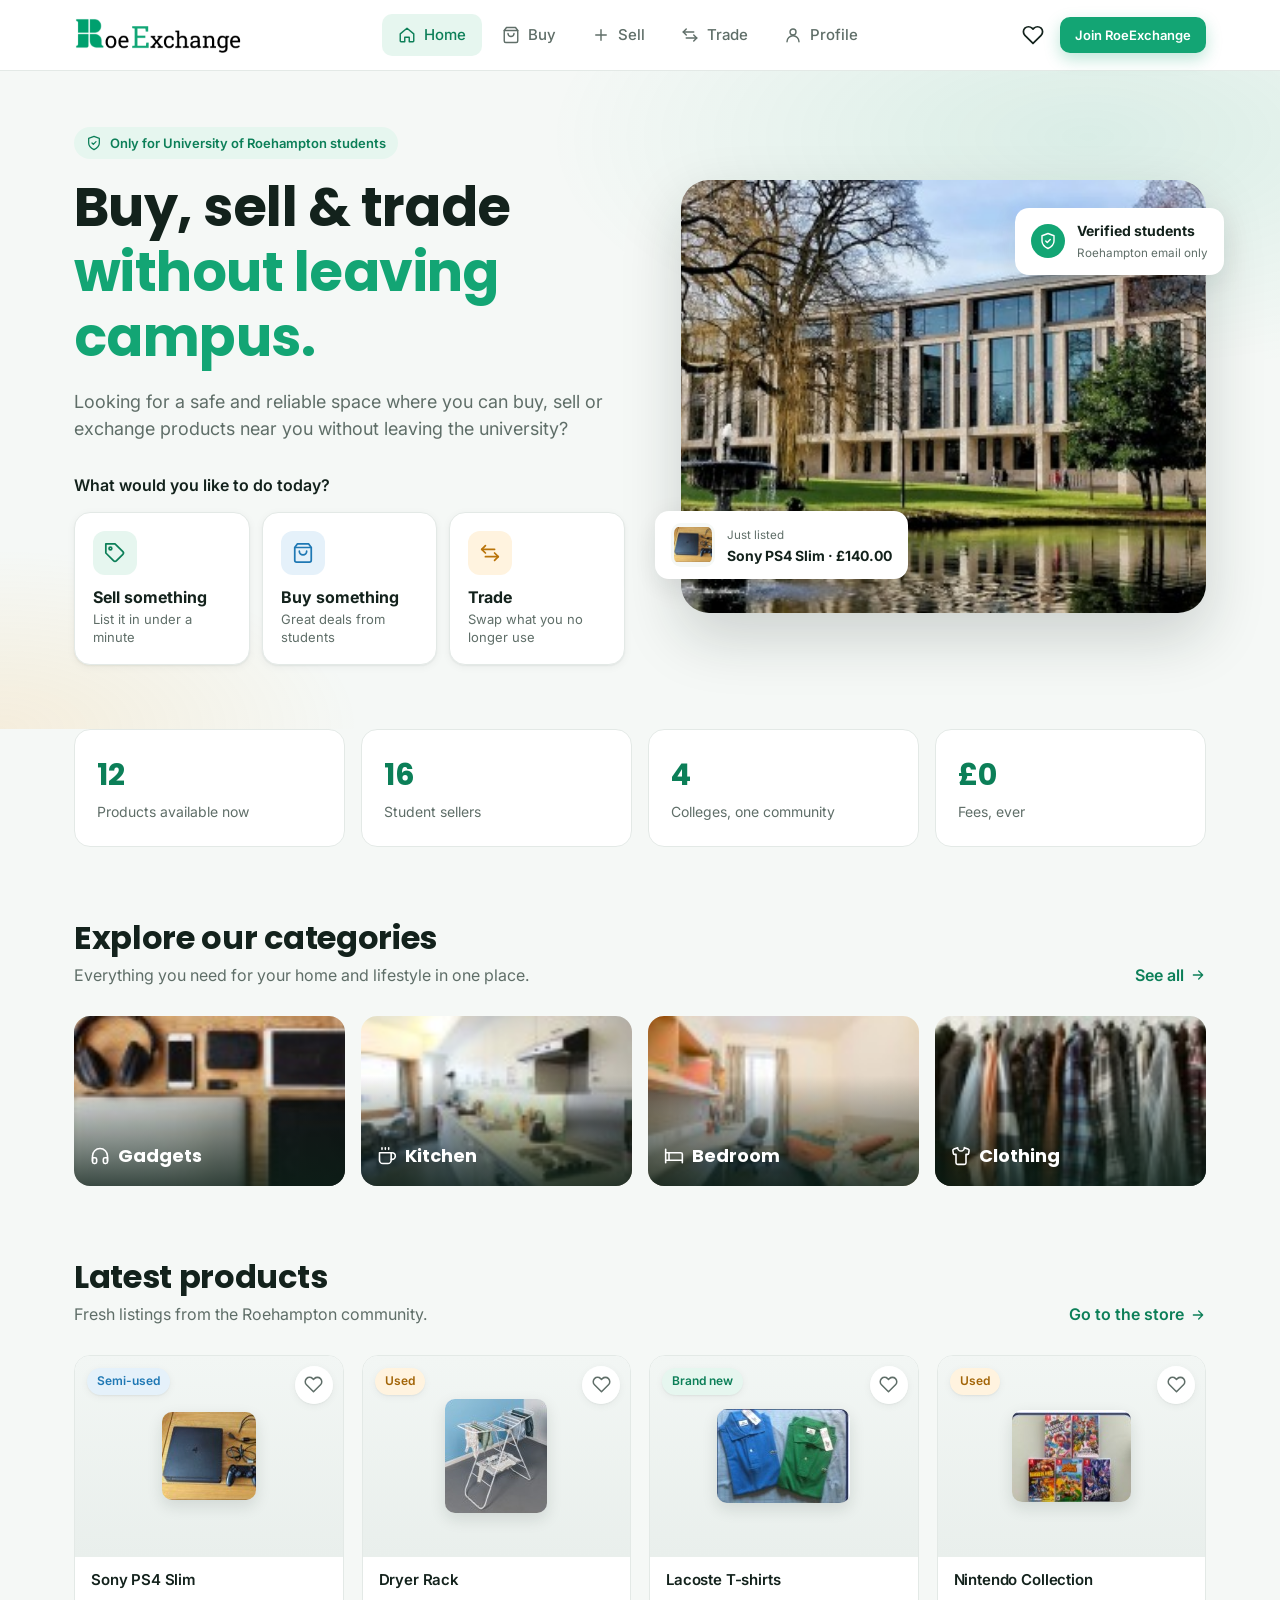
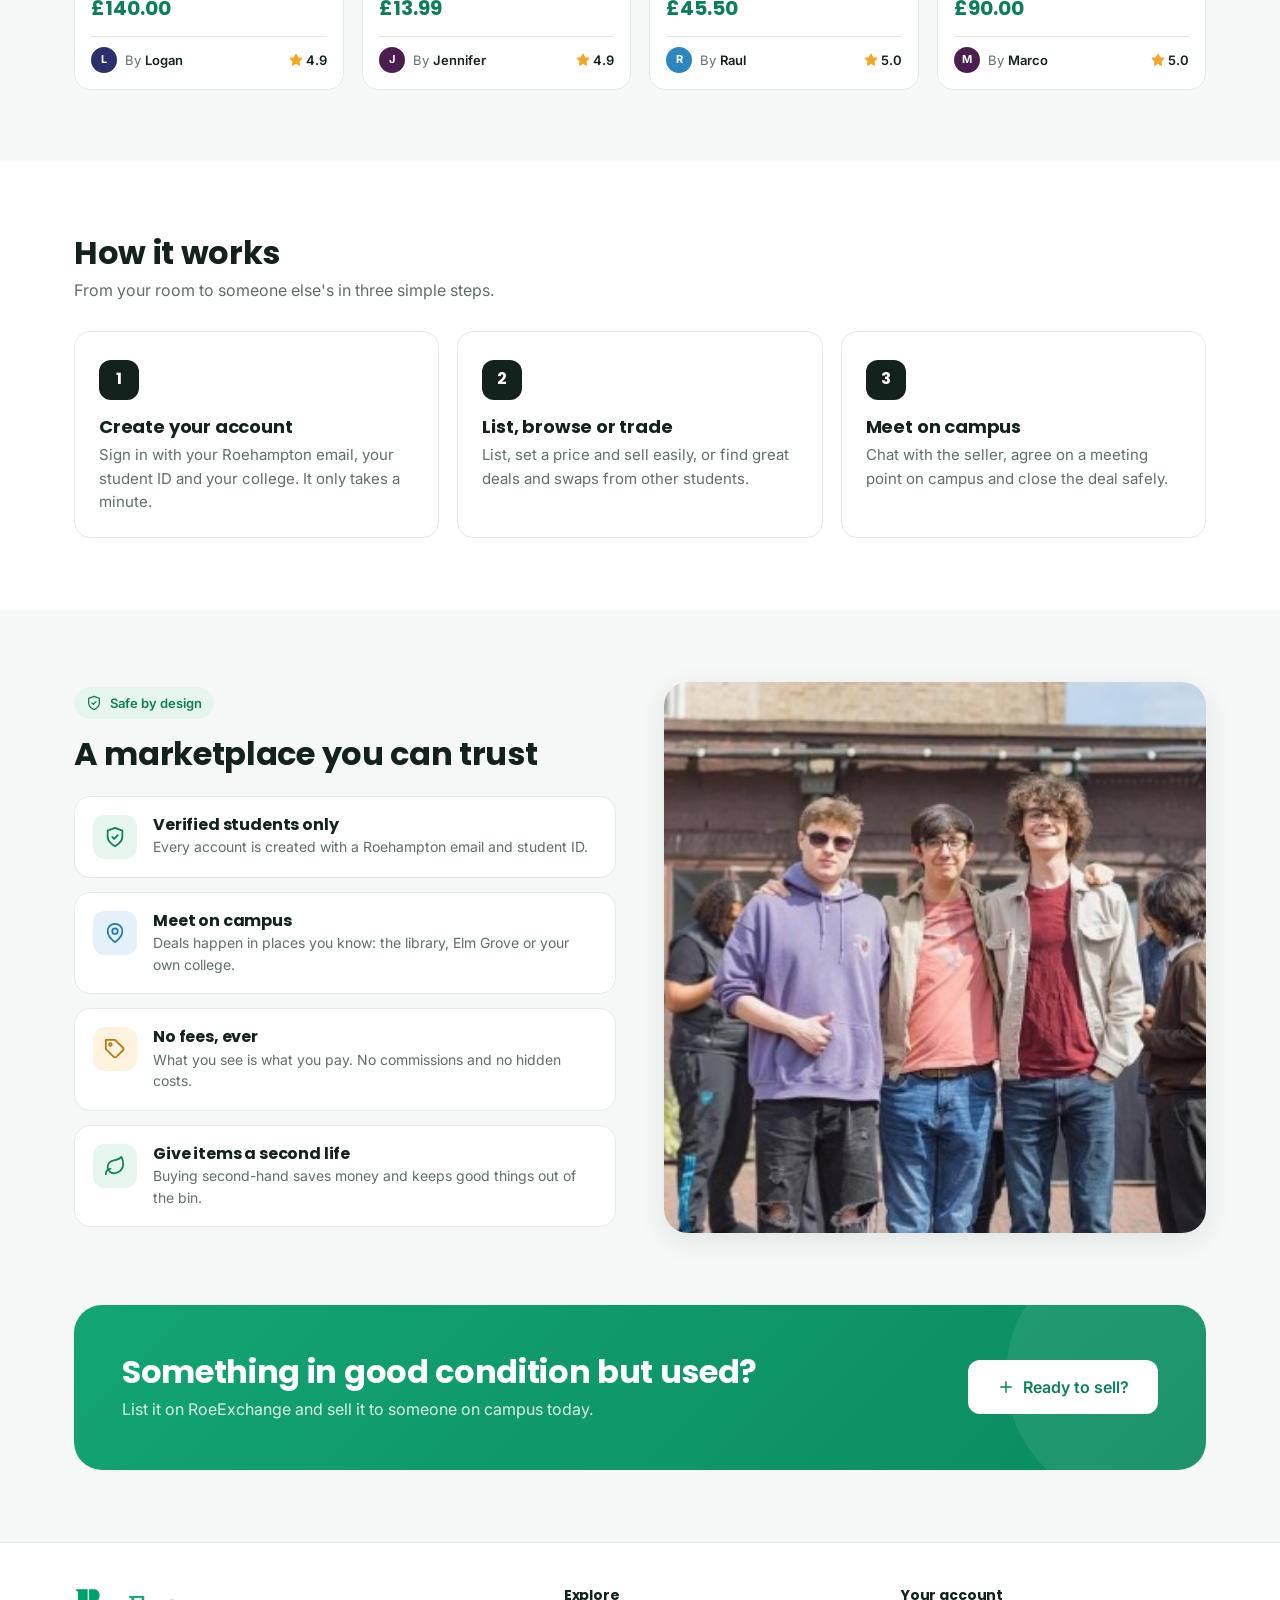
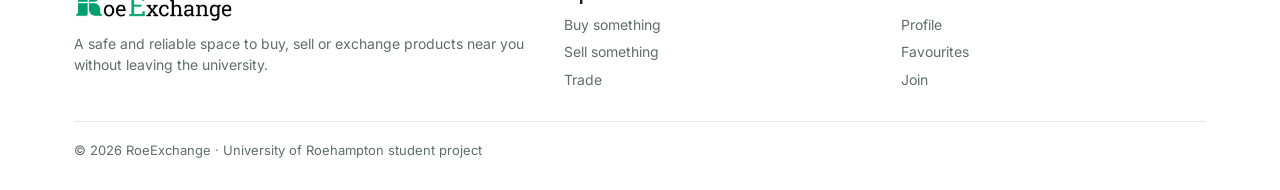
<file: index.html>
<!DOCTYPE html>
<html lang="en">
<head>
  <meta charset="UTF-8">
  <meta name="viewport" content="width=device-width, initial-scale=1.0, viewport-fit=cover">
  <title>RoeExchange | Buy, sell &amp; trade at Roehampton</title>
  <meta name="description" content="A safe and reliable space where University of Roehampton students can buy, sell or exchange products without leaving the university.">
  <meta name="theme-color" content="#13a574">
  <link rel="icon" href="images/logo.png">
  <link rel="preconnect" href="https://fonts.googleapis.com">
  <link rel="preconnect" href="https://fonts.gstatic.com" crossorigin>
  <link href="https://fonts.googleapis.com/css2?family=Inter:wght@400;500;600;700&family=Poppins:wght@500;600;700&display=swap" rel="stylesheet">
  <link rel="stylesheet" href="css/styles.css">
  <script>document.documentElement.classList.add("js");</script>
</head>
<body data-page="home">
  <div id="app-header"></div>

  <main>
    <!-- Hero -->
    <section class="hero">
      <div class="container hero-grid">
        <div>
          <span class="eyebrow reveal"><i data-icon="shield"></i>Only for University of Roehampton students</span>
          <h1 class="reveal">Buy, sell &amp; trade <span>without leaving campus.</span></h1>
          <p class="lead reveal">
            Looking for a safe and reliable space where you can buy, sell or exchange products near you
            without leaving the university?
          </p>
          <p class="hero-question reveal"><span id="hello"></span> What would you like to do today?</p>
          <div class="actions-grid reveal">
            <a href="sell.html" class="action-card">
              <div class="ic ic-green"><i data-icon="tag"></i></div>
              <div class="txt"><strong>Sell something</strong><span>List it in under a minute</span></div>
            </a>
            <a href="store.html" class="action-card">
              <div class="ic ic-blue"><i data-icon="bag"></i></div>
              <div class="txt"><strong>Buy something</strong><span>Great deals from students</span></div>
            </a>
            <a href="trade.html" class="action-card">
              <div class="ic ic-orange"><i data-icon="swap"></i></div>
              <div class="txt"><strong>Trade</strong><span>Swap what you no longer use</span></div>
            </a>
          </div>
        </div>

        <div class="hero-visual reveal">
          <img src="images/campus.jpg" alt="University of Roehampton campus by the lake">
          <div class="float-card one" id="float-latest"></div>
          <div class="float-card two">
            <span class="check"><i data-icon="shield"></i></span>
            <div><strong>Verified students</strong><small>Roehampton email only</small></div>
          </div>
        </div>
      </div>
    </section>

    <!-- Stats -->
    <section class="container">
      <div class="stats">
        <div class="stat reveal"><strong id="stat-items">12</strong><span>Products available now</span></div>
        <div class="stat reveal"><strong id="stat-sellers">16</strong><span>Student sellers</span></div>
        <div class="stat reveal"><strong>4</strong><span>Colleges, one community</span></div>
        <div class="stat reveal"><strong>£0</strong><span>Fees, ever</span></div>
      </div>
    </section>

    <!-- Categories -->
    <section class="section">
      <div class="container">
        <div class="section-head reveal">
          <div>
            <h2>Explore our categories</h2>
            <p>Everything you need for your home and lifestyle in one place.</p>
          </div>
          <a href="store.html" class="link">See all <i data-icon="arrow"></i></a>
        </div>
        <div class="cat-tiles">
          <a href="store.html?cat=gadgets" class="cat-tile reveal"><img src="images/cat-gadgets.jpg" alt=""><strong><i data-icon="headphones"></i>Gadgets</strong></a>
          <a href="store.html?cat=kitchen" class="cat-tile reveal"><img src="images/cat-kitchen.jpg" alt=""><strong><i data-icon="cup"></i>Kitchen</strong></a>
          <a href="store.html?cat=bedroom" class="cat-tile reveal"><img src="images/cat-bedroom.jpg" alt=""><strong><i data-icon="bed"></i>Bedroom</strong></a>
          <a href="store.html?cat=clothing" class="cat-tile reveal"><img src="images/cat-clothing.jpg" alt=""><strong><i data-icon="shirt"></i>Clothing</strong></a>
        </div>
      </div>
    </section>

    <!-- Latest -->
    <section class="section" style="padding-top: 0;">
      <div class="container">
        <div class="section-head reveal">
          <div>
            <h2>Latest products</h2>
            <p>Fresh listings from the Roehampton community.</p>
          </div>
          <a href="store.html" class="link">Go to the store <i data-icon="arrow"></i></a>
        </div>
        <div class="strip" id="latest"></div>
      </div>
    </section>

    <!-- How it works -->
    <section class="section" style="background: #fff;">
      <div class="container">
        <div class="section-head reveal">
          <div>
            <h2>How it works</h2>
            <p>From your room to someone else's in three simple steps.</p>
          </div>
        </div>
        <div class="steps">
          <div class="step reveal">
            <span class="num">1</span>
            <h3>Create your account</h3>
            <p>Sign in with your Roehampton email, your student ID and your college. It only takes a minute.</p>
          </div>
          <div class="step reveal">
            <span class="num">2</span>
            <h3>List, browse or trade</h3>
            <p>List, set a price and sell easily, or find great deals and swaps from other students.</p>
          </div>
          <div class="step reveal">
            <span class="num">3</span>
            <h3>Meet on campus</h3>
            <p>Chat with the seller, agree on a meeting point on campus and close the deal safely.</p>
          </div>
        </div>
      </div>
    </section>

    <!-- Trust -->
    <section class="section">
      <div class="container trust">
        <div class="reveal">
          <span class="eyebrow"><i data-icon="shield"></i>Safe by design</span>
          <h2 style="font-size: clamp(24px, 3vw, 32px); margin-bottom: 22px;">A marketplace you can trust</h2>
          <div class="trust-list">
            <div class="trust-item">
              <span class="ic ic-green"><i data-icon="shield"></i></span>
              <div><h3>Verified students only</h3><p>Every account is created with a Roehampton email and student ID.</p></div>
            </div>
            <div class="trust-item">
              <span class="ic ic-blue"><i data-icon="pin"></i></span>
              <div><h3>Meet on campus</h3><p>Deals happen in places you know: the library, Elm Grove or your own college.</p></div>
            </div>
            <div class="trust-item">
              <span class="ic ic-orange"><i data-icon="tag"></i></span>
              <div><h3>No fees, ever</h3><p>What you see is what you pay. No commissions and no hidden costs.</p></div>
            </div>
            <div class="trust-item">
              <span class="ic ic-green"><i data-icon="leaf"></i></span>
              <div><h3>Give items a second life</h3><p>Buying second-hand saves money and keeps good things out of the bin.</p></div>
            </div>
          </div>
        </div>
        <div class="trust-photo reveal">
          <img src="images/students.jpg" alt="Roehampton students together on campus">
        </div>
      </div>
    </section>

    <!-- CTA -->
    <section class="container" style="padding-bottom: 32px;">
      <div class="cta-band reveal">
        <div>
          <h2>Something in good condition but used?</h2>
          <p>List it on RoeExchange and sell it to someone on campus today.</p>
        </div>
        <a href="sell.html" class="btn btn-lg"><i data-icon="plus"></i>Ready to sell?</a>
      </div>
    </section>
  </main>

  <div id="app-footer"></div>

  <script src="js/data.js"></script>
  <script src="js/main.js"></script>
</body>
</html>
</file>
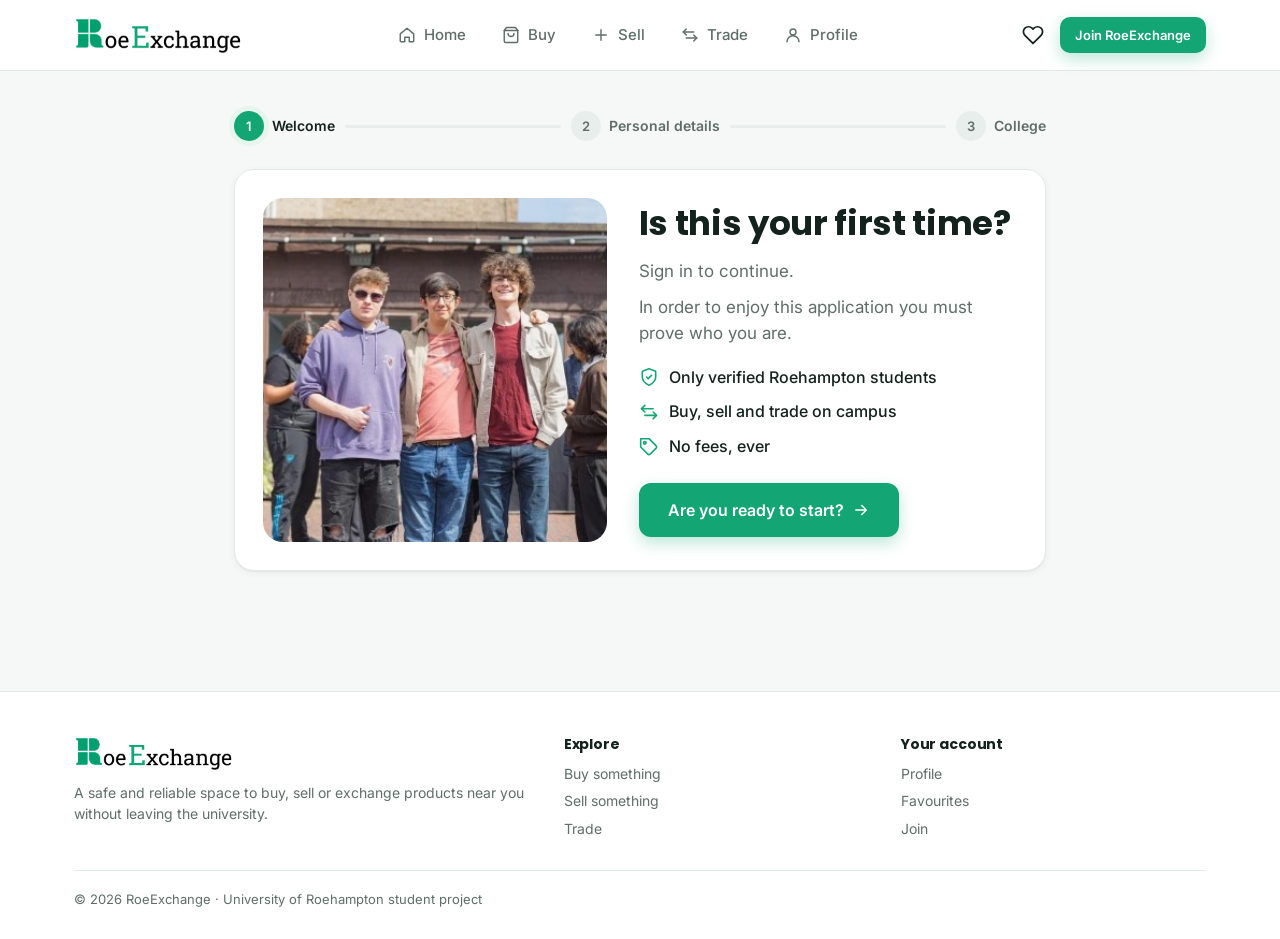
<file: join.html>
<!DOCTYPE html>
<html lang="en">
<head>
  <meta charset="UTF-8">
  <meta name="viewport" content="width=device-width, initial-scale=1.0, viewport-fit=cover">
  <title>Join | RoeExchange</title>
  <meta name="theme-color" content="#13a574">
  <link rel="icon" href="images/logo.png">
  <link rel="preconnect" href="https://fonts.googleapis.com">
  <link rel="preconnect" href="https://fonts.gstatic.com" crossorigin>
  <link href="https://fonts.googleapis.com/css2?family=Inter:wght@400;500;600;700&family=Poppins:wght@500;600;700&display=swap" rel="stylesheet">
  <link rel="stylesheet" href="css/styles.css">
  <script>document.documentElement.classList.add("js");</script>
</head>
<body data-page="join">
  <div id="app-header"></div>

  <main>
    <div class="join-wrap" id="join">
      <p class="hint" id="already" hidden style="margin-bottom: 16px;">
        You're already signed in as <b></b>. Creating a new account will replace it on this device.
      </p>

      <div class="stepper">
        <div class="s active"><i>1</i><span>Welcome</span></div>
        <div class="bar"></div>
        <div class="s"><i>2</i><span>Personal details</span></div>
        <div class="bar"></div>
        <div class="s"><i>3</i><span>College</span></div>
      </div>

      <div class="panel">
        <!-- Step 1: welcome -->
        <div class="step-panel active">
          <div class="welcome">
            <img src="images/students.jpg" alt="A group of Roehampton students">
            <div>
              <h1>Is this your first time?</h1>
              <p>Sign in to continue.</p>
              <p>In order to enjoy this application you must prove who you are.</p>
              <ul class="perks">
                <li><i data-icon="shield"></i>Only verified Roehampton students</li>
                <li><i data-icon="swap"></i>Buy, sell and trade on campus</li>
                <li><i data-icon="tag"></i>No fees, ever</li>
              </ul>
              <button type="button" class="btn btn-primary btn-lg" data-go="1">Are you ready to start? <i data-icon="arrow"></i></button>
            </div>
          </div>
        </div>

        <!-- Step 2: personal details -->
        <div class="step-panel">
          <h2>Personal details</h2>
          <p style="color: var(--muted); margin-bottom: 22px;">This helps other students know they're dealing with a real Roehampton student.</p>

          <form id="details-form" novalidate>
            <div class="avatar-pick">
              <span class="avatar" id="avatar-box" tabindex="0" role="button" aria-label="Add a profile picture"><i data-icon="camera"></i></span>
              <div><strong>Profile picture</strong><span>Optional · click to upload</span></div>
              <input type="file" id="avatar-input" accept="image/*" hidden>
            </div>

            <div class="row-2">
              <div class="field" data-validate>
                <label for="first-name">First name</label>
                <input class="input" id="first-name" name="firstName" autocomplete="given-name" required>
                <p class="error">Please enter your first name.</p>
              </div>
              <div class="field" data-validate>
                <label for="last-name">Last name</label>
                <input class="input" id="last-name" name="lastName" autocomplete="family-name" required>
                <p class="error">Please enter your last name.</p>
              </div>
            </div>

            <div class="field" data-validate>
              <label for="email">Roehampton Email</label>
              <input class="input" id="email" name="email" type="email" placeholder="name@roehampton.ac.uk"
                pattern=".+@roehampton\.ac\.uk" autocomplete="email" required>
              <p class="error">Use your university email ending in @roehampton.ac.uk</p>
            </div>

            <div class="row-2">
              <div class="field" data-validate>
                <label for="year">Year of study</label>
                <select class="input" id="year" name="year" required>
                  <option value="">Choose your year</option>
                  <option>Foundation year</option>
                  <option>Year 1</option>
                  <option>Year 2</option>
                  <option>Year 3</option>
                  <option>Postgraduate</option>
                </select>
                <p class="error">Choose your year of study.</p>
              </div>
              <div class="field" data-validate>
                <label for="student-id">Student ID</label>
                <input class="input" id="student-id" name="studentId" placeholder="e.g. A00123456" required>
                <p class="error">Please enter your student ID.</p>
              </div>
            </div>

            <div class="field" data-validate>
              <label for="course">Course</label>
              <input class="input" id="course" name="course" placeholder="e.g. BSc Computing" required>
              <p class="error">Please enter your course.</p>
            </div>
          </form>

          <div class="step-actions">
            <button type="button" class="btn btn-light" data-go="0"><i data-icon="back"></i>Back</button>
            <button type="button" class="btn btn-primary" data-go="2">Continue <i data-icon="arrow"></i></button>
          </div>
        </div>

        <!-- Step 3: college -->
        <div class="step-panel">
          <h2>What college do you belong to?</h2>
          <p style="color: var(--muted); margin-bottom: 22px;">Pick your college to join its community.</p>
          <div class="colleges" id="college-list"></div>
          <p class="hint" id="college-error" hidden style="color: var(--danger);">Please choose your college.</p>
          <div class="step-actions">
            <button type="button" class="btn btn-light" data-go="1"><i data-icon="back"></i>Back</button>
            <button type="button" class="btn btn-primary" id="create"><i data-icon="check"></i>Create Account</button>
          </div>
        </div>
      </div>
    </div>
  </main>

  <div id="app-footer"></div>

  <script src="js/data.js"></script>
  <script src="js/main.js"></script>
</body>
</html>
</file>
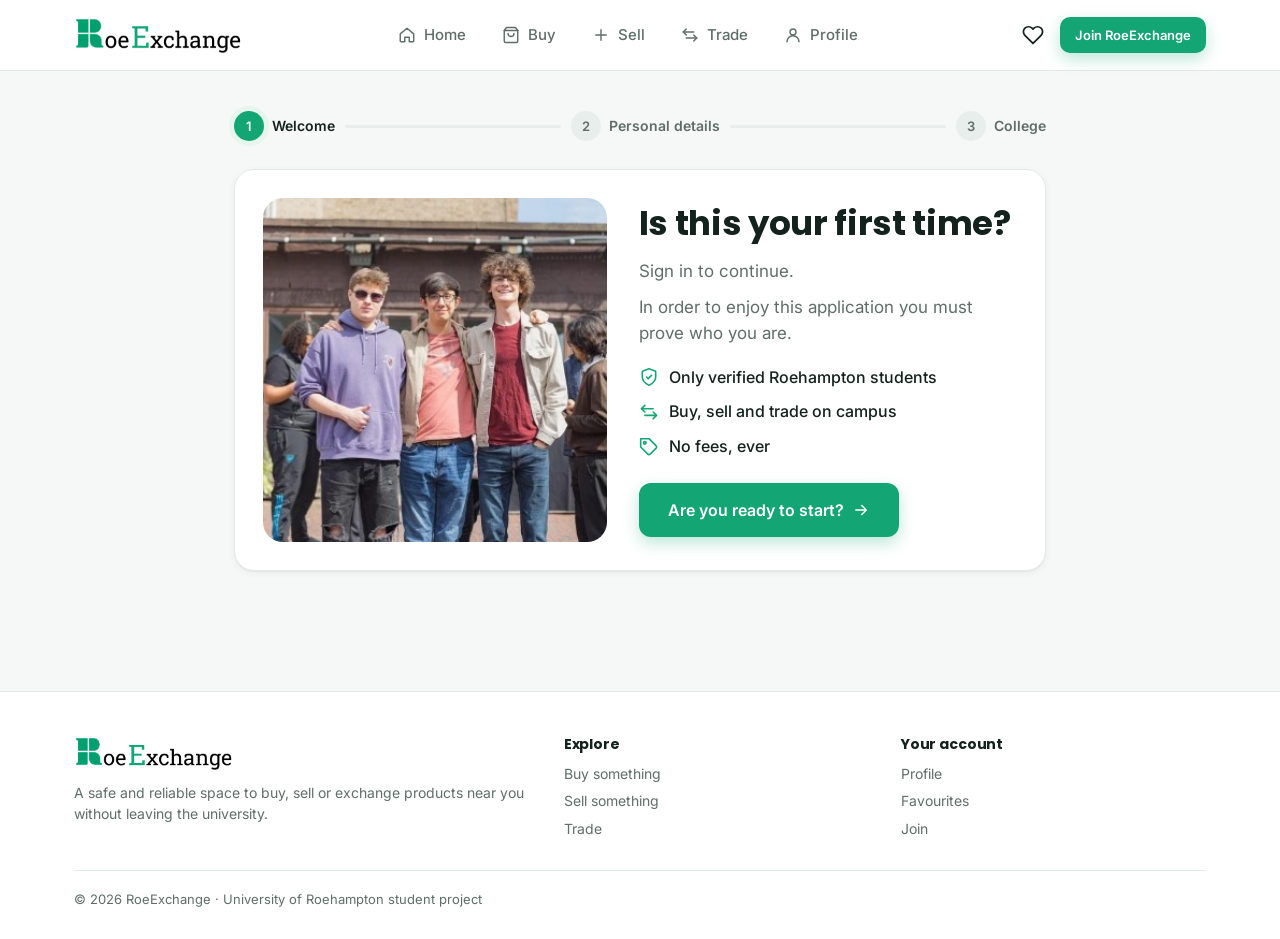
<file: profile.html>
<!DOCTYPE html>
<html lang="en">
<head>
  <meta charset="UTF-8">
  <meta name="viewport" content="width=device-width, initial-scale=1.0, viewport-fit=cover">
  <title>Profile | RoeExchange</title>
  <meta name="theme-color" content="#13a574">
  <link rel="icon" href="images/logo.png">
  <link rel="preconnect" href="https://fonts.googleapis.com">
  <link rel="preconnect" href="https://fonts.gstatic.com" crossorigin>
  <link href="https://fonts.googleapis.com/css2?family=Inter:wght@400;500;600;700&family=Poppins:wght@500;600;700&display=swap" rel="stylesheet">
  <link rel="stylesheet" href="css/styles.css">
  <script>document.documentElement.classList.add("js");</script>
</head>
<body data-page="profile" data-auth="required">
  <div id="app-header"></div>

  <main class="container">
    <div class="profile-layout">
      <aside class="profile-card" id="profile-card"></aside>

      <section>
        <div class="tabs" role="tablist" aria-label="Your activity">
          <button type="button" class="tab active" data-tab="listings" role="tab"><i data-icon="tag"></i>My listings <span class="n" id="n-listings">0</span></button>
          <button type="button" class="tab" data-tab="trades" role="tab"><i data-icon="swap"></i>My trades <span class="n" id="n-trades">0</span></button>
          <button type="button" class="tab" data-tab="favourites" role="tab"><i data-icon="heart"></i>Favourites <span class="n" id="n-favs">0</span></button>
        </div>
        <div class="tab-panel active" id="panel-listings"></div>
        <div class="tab-panel" id="panel-trades"></div>
        <div class="tab-panel" id="panel-favourites"></div>
      </section>
    </div>
  </main>

  <div id="app-footer"></div>

  <script src="js/data.js"></script>
  <script src="js/main.js"></script>
</body>
</html>
</file>
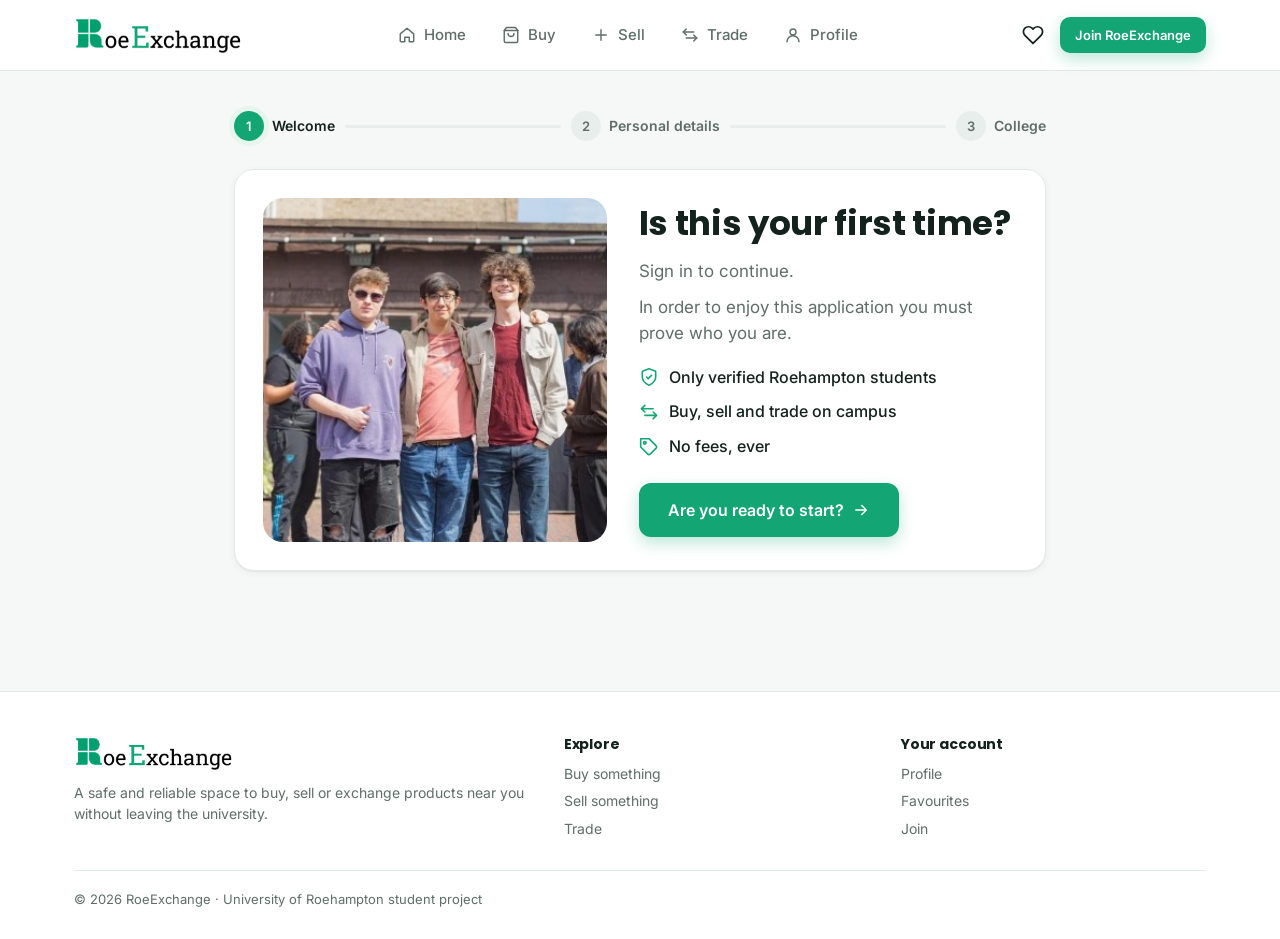
<file: sell.html>
<!DOCTYPE html>
<html lang="en">
<head>
  <meta charset="UTF-8">
  <meta name="viewport" content="width=device-width, initial-scale=1.0, viewport-fit=cover">
  <title>Sell | RoeExchange</title>
  <meta name="theme-color" content="#13a574">
  <link rel="icon" href="images/logo.png">
  <link rel="preconnect" href="https://fonts.googleapis.com">
  <link rel="preconnect" href="https://fonts.gstatic.com" crossorigin>
  <link href="https://fonts.googleapis.com/css2?family=Inter:wght@400;500;600;700&family=Poppins:wght@500;600;700&display=swap" rel="stylesheet">
  <link rel="stylesheet" href="css/styles.css">
  <script>document.documentElement.classList.add("js");</script>
</head>
<body data-page="sell" data-auth="required">
  <div id="app-header"></div>

  <main class="container" style="padding-top: 28px;">
    <div class="intro-banner reveal">
      <div class="txt">
        <span class="eyebrow" style="background: rgba(255,255,255,0.18); color: #fff;"><i data-icon="tag"></i>Sell</span>
        <h1>Something in good condition but used? List it on RoeExchange!</h1>
        <p>List, set a price, and sell easily in the Roehampton University student community.</p>
      </div>
      <img src="images/dorm.jpg" alt="Two students in a university bedroom">
    </div>

    <div class="sell-layout">
      <div class="panel">
        <form id="sell-form" novalidate>
          <h2>Product details</h2>
          <p style="color: var(--muted); margin-bottom: 22px;">Tell other students about what you're selling.</p>

          <div class="form-section">
            <h3><span>1</span>Photos</h3>
            <div class="field">
              <div class="dropzone" id="dropzone" tabindex="0" role="button" aria-label="Add photos">
                <i data-icon="camera"></i>
                <strong>Add a picture of your product here</strong>
                <span>Drag &amp; drop or click · up to 4 photos</span>
              </div>
              <input type="file" id="photos" accept="image/*" multiple hidden>
              <div class="thumbs" id="thumbs"></div>
            </div>
          </div>

          <div class="form-section">
            <h3><span>2</span>About the product</h3>
            <div class="field" data-validate>
              <label for="title">Product Title</label>
              <input class="input" id="title" name="title" maxlength="60" placeholder="e.g. Desk lamp, Nintendo Switch games…" required>
              <p class="error">Give your product a title.</p>
            </div>
            <div class="field" data-validate>
              <span class="label">Category</span>
              <div class="choice-row" id="cat-choices"></div>
              <p class="error">Choose a category.</p>
            </div>
            <div class="field" data-validate>
              <label for="description">Description of the product</label>
              <textarea class="input" id="description" name="description" maxlength="300" placeholder="Why are you selling it? How long have you had it?" required></textarea>
              <p class="hint" id="desc-count">0 / 300</p>
              <p class="error">Add a short description.</p>
            </div>
          </div>

          <div class="form-section">
            <h3><span>3</span>Condition &amp; price</h3>
            <div class="field" data-validate>
              <span class="label">Product Condition</span>
              <div class="choice-row">
                <span class="choice"><input type="radio" name="condition" id="cond-new" value="Brand new" required><label for="cond-new"><i data-icon="sparkles"></i>Brand new</label></span>
                <span class="choice"><input type="radio" name="condition" id="cond-semi" value="Semi-used"><label for="cond-semi"><i data-icon="check"></i>Semi-used</label></span>
                <span class="choice"><input type="radio" name="condition" id="cond-used" value="Used"><label for="cond-used"><i data-icon="clock"></i>Used</label></span>
              </div>
              <p class="error">Choose the condition.</p>
            </div>
            <div class="row-2">
              <div class="field" data-validate>
                <label for="price">Best price for this product?</label>
                <div class="input-prefix"><span>£</span><input class="input" id="price" name="price" type="number" min="0.5" step="0.01" inputmode="decimal" placeholder="0.00" required></div>
                <p class="error">Set a price (at least £0.50).</p>
              </div>
              <div class="field">
                <span class="label">Can it be negotiated?</span>
                <label class="switch">
                  <span><strong>Open to offers</strong><small>Buyers can suggest a price</small></span>
                  <input type="checkbox" name="negotiable">
                  <span class="track"></span>
                </label>
              </div>
            </div>
          </div>

          <div class="form-section">
            <h3><span>4</span>Delivery</h3>
            <div class="field" data-validate>
              <label for="delivery">Delivery Method</label>
              <select class="input" id="delivery" name="delivery" required></select>
              <p class="error">Choose where you'll meet the buyer.</p>
            </div>
          </div>

          <button type="submit" class="btn btn-primary btn-lg btn-block" style="margin-top: 8px;"><i data-icon="check"></i>Publish listing</button>
        </form>

        <div class="success" id="sell-done">
          <div class="seal"><i data-icon="check"></i></div>
          <h2>Your product is listed!</h2>
          <p>Other Roehampton students can now see it in the store. We'll let you know when someone wants to make a deal.</p>
          <div class="btns">
            <a href="store.html" class="btn btn-primary" data-view><i data-icon="eye"></i>View in store</a>
            <button type="button" class="btn btn-light" id="sell-again"><i data-icon="plus"></i>Sell another</button>
            <a href="profile.html" class="btn btn-ghost">My listings</a>
          </div>
        </div>
      </div>

      <aside class="preview-wrap">
        <p class="label"><i data-icon="eye"></i><span>Live preview</span></p>
        <div id="preview"></div>
        <div class="tips">
          <strong><i data-icon="bulb"></i>Tips for a quick sale</strong>
          <ul>
            <li>Use a bright photo on a clean background.</li>
            <li>Be honest about the condition.</li>
            <li>Pick a meeting point you pass every day.</li>
          </ul>
        </div>
      </aside>
    </div>
  </main>

  <div id="app-footer"></div>

  <script src="js/data.js"></script>
  <script src="js/main.js"></script>
</body>
</html>
</file>
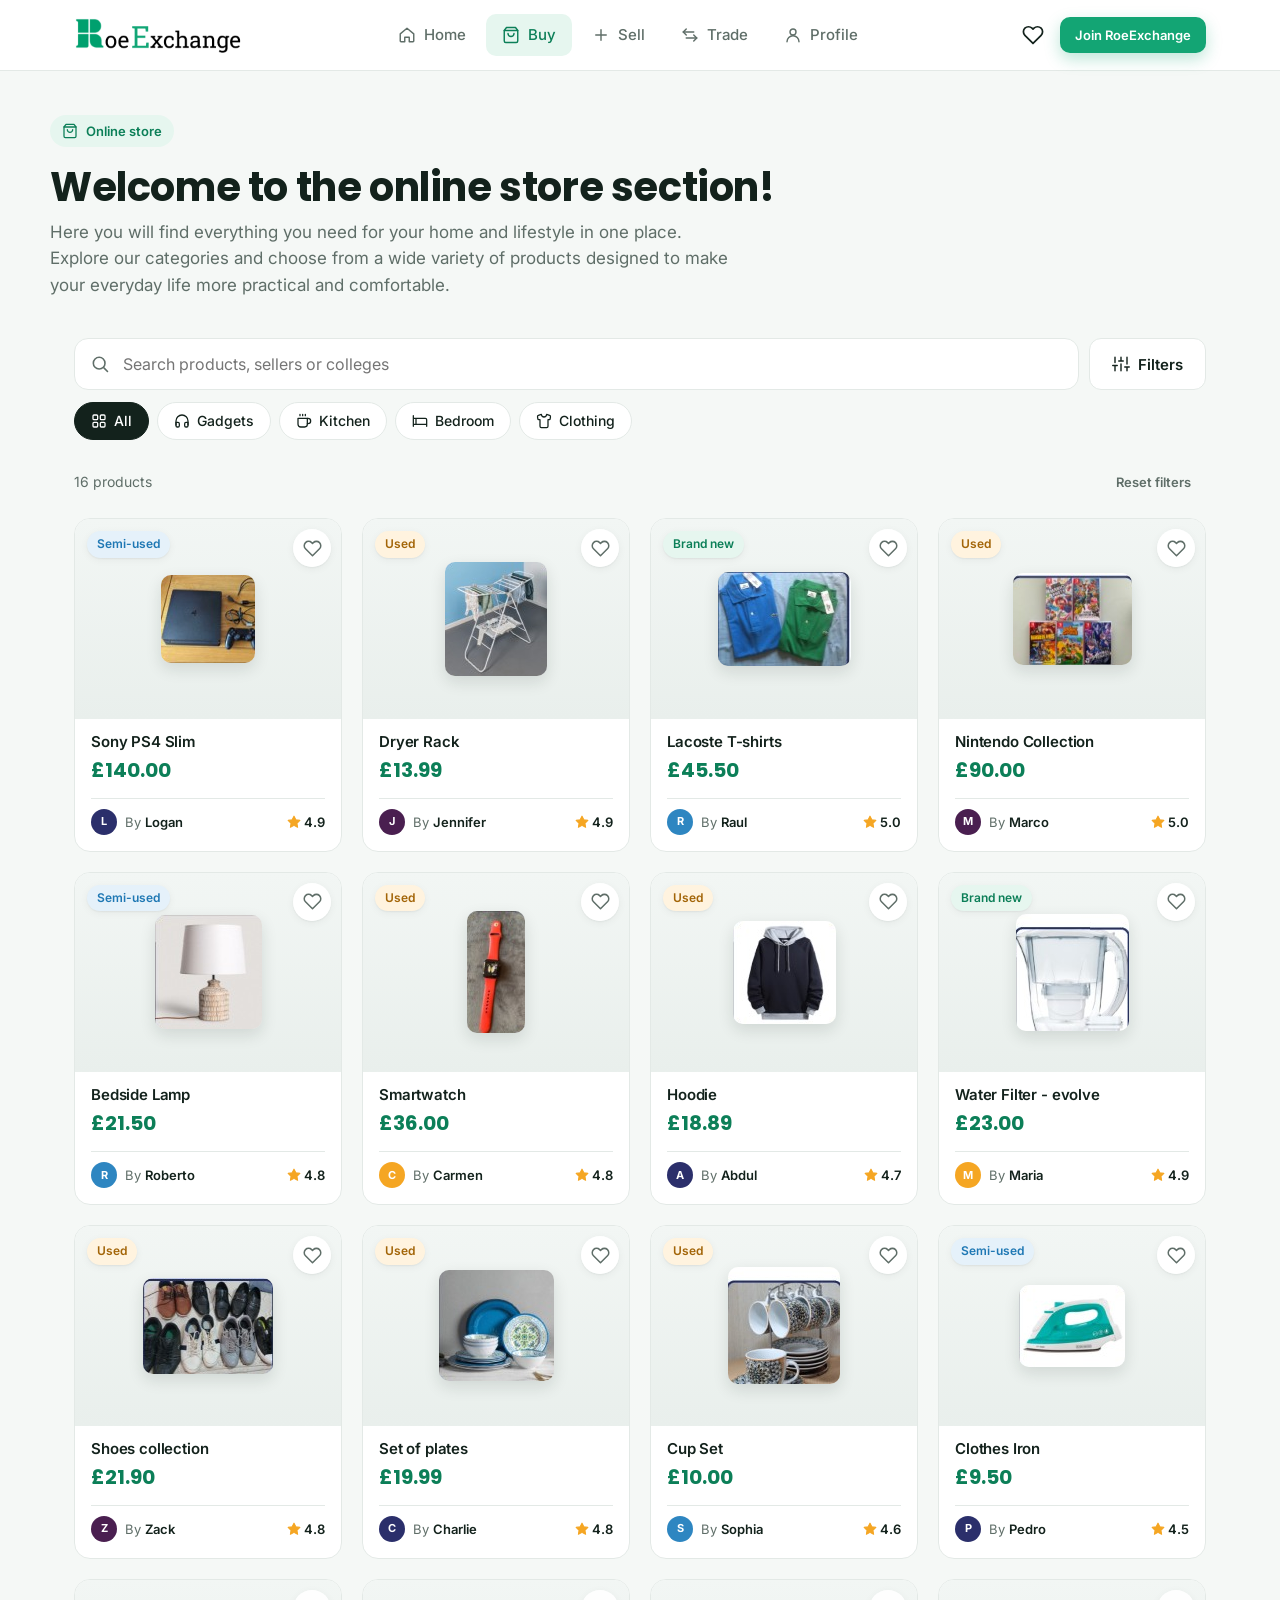
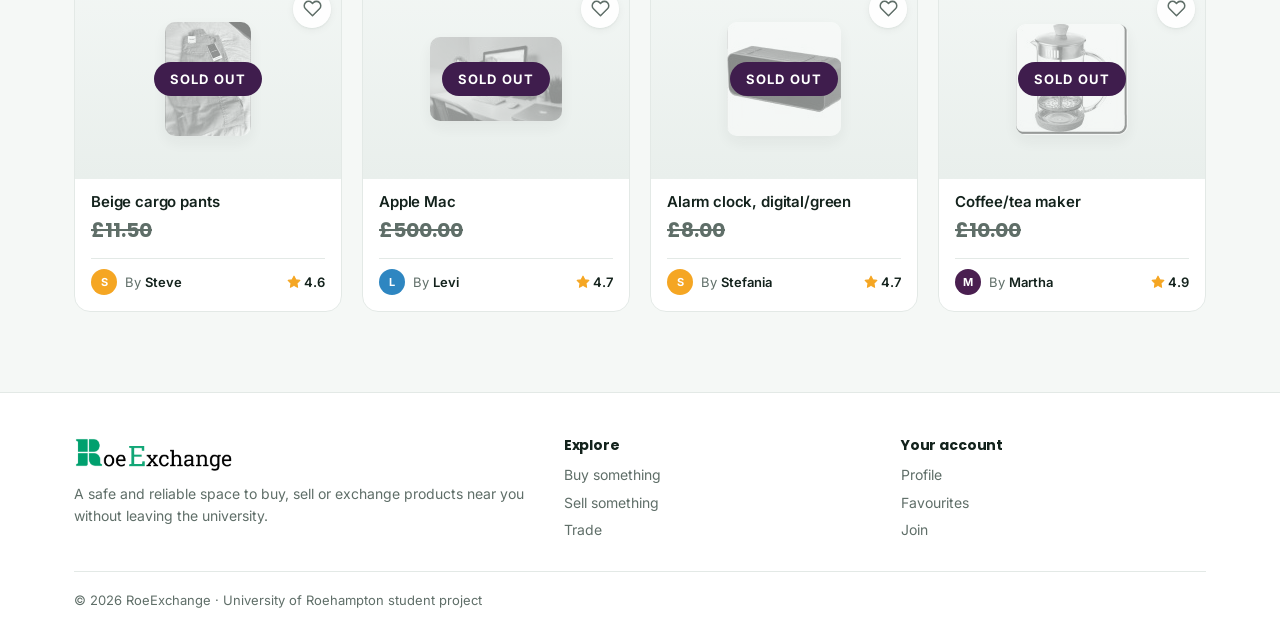
<file: store.html>
<!DOCTYPE html>
<html lang="en">
<head>
  <meta charset="UTF-8">
  <meta name="viewport" content="width=device-width, initial-scale=1.0, viewport-fit=cover">
  <title>Store | RoeExchange</title>
  <meta name="description" content="Gadgets, kitchen, bedroom and clothing deals from University of Roehampton students.">
  <meta name="theme-color" content="#13a574">
  <link rel="icon" href="images/logo.png">
  <link rel="preconnect" href="https://fonts.googleapis.com">
  <link rel="preconnect" href="https://fonts.gstatic.com" crossorigin>
  <link href="https://fonts.googleapis.com/css2?family=Inter:wght@400;500;600;700&family=Poppins:wght@500;600;700&display=swap" rel="stylesheet">
  <link rel="stylesheet" href="css/styles.css">
  <script>document.documentElement.classList.add("js");</script>
</head>
<body data-page="store">
  <div id="app-header"></div>

  <main>
    <section class="container page-head">
      <span class="eyebrow"><i data-icon="bag"></i>Online store</span>
      <h1>Welcome to the online store section!</h1>
      <p>
        Here you will find everything you need for your home and lifestyle in one place. Explore our
        categories and choose from a wide variety of products designed to make your everyday life more
        practical and comfortable.
      </p>
    </section>

    <div class="toolbar">
      <div class="container">
        <div class="toolbar-row">
          <label class="search">
            <span class="sr-only">Search products</span>
            <i data-icon="search"></i>
            <input type="search" id="q" placeholder="Search products, sellers or colleges" autocomplete="off">
          </label>
          <button type="button" class="btn btn-light" id="filter-toggle" aria-expanded="false" aria-controls="filters" style="min-height: 52px;">
            <i data-icon="sliders"></i><span>Filters</span>
          </button>
        </div>
        <div class="chips" id="cat-chips" role="group" aria-label="Category"></div>
        <div class="filters" id="filters">
          <div>
            <label for="sort">Sort by</label>
            <select id="sort" class="input">
              <option value="newest">Newest first</option>
              <option value="low">Price: low to high</option>
              <option value="high">Price: high to low</option>
            </select>
          </div>
          <div>
            <label for="condition">Condition</label>
            <select id="condition" class="input">
              <option value="any">Any condition</option>
              <option value="brand new">Brand new</option>
              <option value="semi-used">Semi-used</option>
              <option value="used">Used</option>
            </select>
          </div>
          <div>
            <label for="max">Max price <span class="range-value" id="max-value"></span></label>
            <input type="range" id="max" min="0" max="500" step="1">
          </div>
          <div>
            <label>Availability</label>
            <label class="check-row"><input type="checkbox" id="show-sold" checked> Show sold items</label>
          </div>
        </div>
      </div>
    </div>

    <section class="container" style="padding-bottom: 40px;">
      <div id="cat-banner"></div>
      <div class="results-bar">
        <span id="count"></span>
        <button type="button" class="btn btn-ghost btn-sm" data-reset>Reset filters</button>
      </div>
      <div class="grid" id="grid"></div>
    </section>
  </main>

  <div id="app-footer"></div>

  <script src="js/data.js"></script>
  <script src="js/main.js"></script>
</body>
</html>
</file>
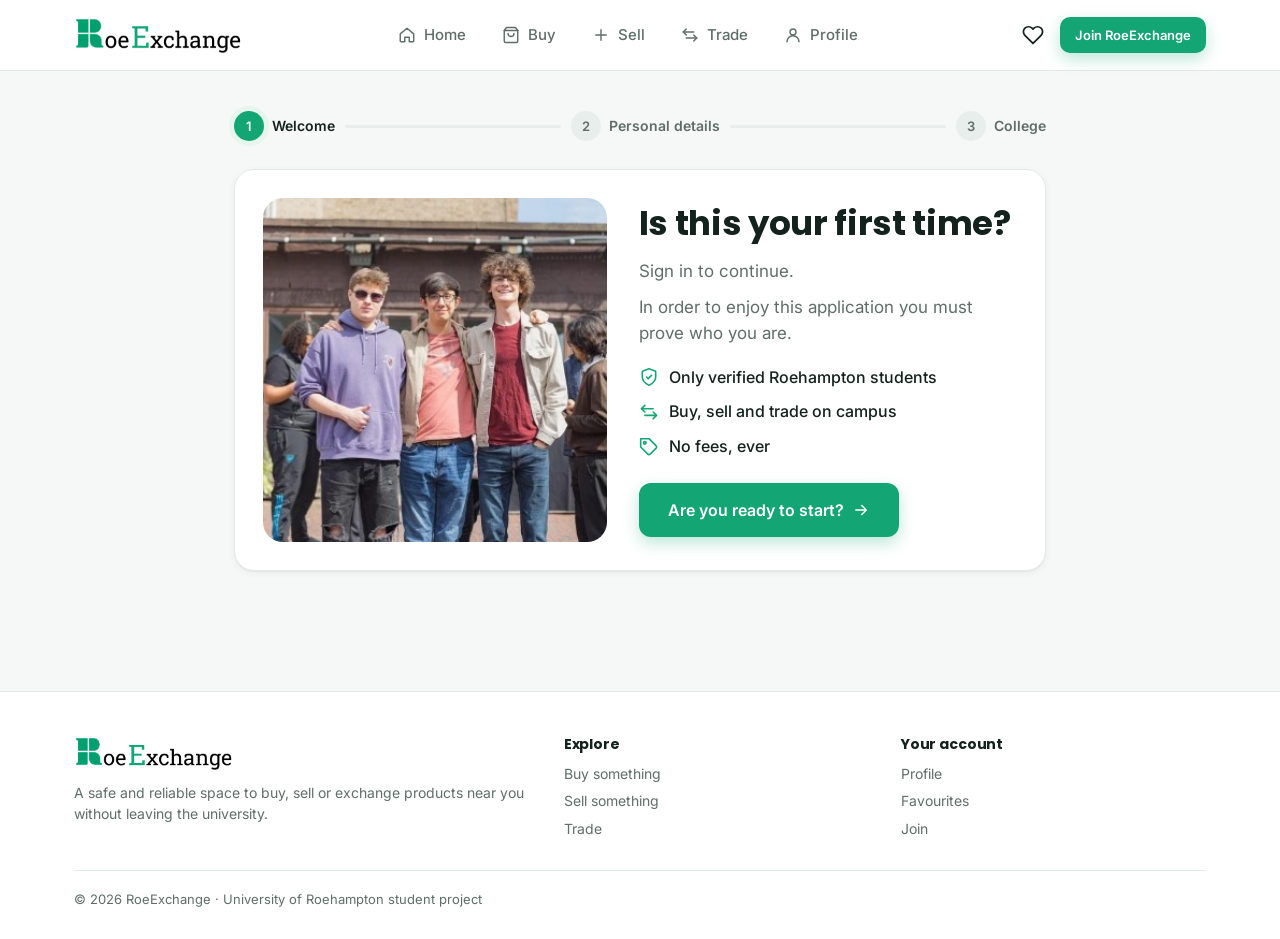
<file: trade.html>
<!DOCTYPE html>
<html lang="en">
<head>
  <meta charset="UTF-8">
  <meta name="viewport" content="width=device-width, initial-scale=1.0, viewport-fit=cover">
  <title>Trade | RoeExchange</title>
  <meta name="theme-color" content="#13a574">
  <link rel="icon" href="images/logo.png">
  <link rel="preconnect" href="https://fonts.googleapis.com">
  <link rel="preconnect" href="https://fonts.gstatic.com" crossorigin>
  <link href="https://fonts.googleapis.com/css2?family=Inter:wght@400;500;600;700&family=Poppins:wght@500;600;700&display=swap" rel="stylesheet">
  <link rel="stylesheet" href="css/styles.css">
  <script>document.documentElement.classList.add("js");</script>
</head>
<body data-page="trade" data-auth="required">
  <div id="app-header"></div>

  <main class="container" style="padding-top: 28px;">
    <div class="intro-banner green reveal">
      <div class="txt">
        <span class="eyebrow" style="background: rgba(255,255,255,0.18); color: #fff;"><i data-icon="swap"></i>Trade</span>
        <h1>Welcome to our Trading section!</h1>
        <p>
          Here you can connect with other users to give new life to those items you no longer use and
          receive something new in exchange.
        </p>
        <p style="margin-top: 10px;">
          Whether it's a book, a gadget, or any special item you no longer need, there's always someone
          interested in what you have. Explore, negotiate and find the perfect exchange!
        </p>
        <button type="button" class="btn btn-light" data-propose><i data-icon="plus"></i>Let's begin</button>
      </div>
      <img src="images/trade.jpg" alt="Two happy students outdoors">
    </div>

    <section style="padding-bottom: 56px;">
      <div class="section-head">
        <div>
          <h2>Trade board</h2>
          <p id="trade-count"></p>
        </div>
        <button type="button" class="btn btn-primary" data-propose><i data-icon="plus"></i>Propose a trade</button>
      </div>
      <div class="trade-grid" id="board"></div>
    </section>
  </main>

  <div id="app-footer"></div>

  <script src="js/data.js"></script>
  <script src="js/main.js"></script>
</body>
</html>
</file>
<file: css/styles.css>
/* =========================================================
   RoeExchange — new version
   Light, app-like UI. Green primary, orange + blue accents.
   ========================================================= */

:root {
  --green: #13a574;
  --green-dark: #0c7f58;
  --green-soft: #e6f6ef;
  --orange: #f5a623;
  --orange-soft: #fff3df;
  --blue: #1f78b4;
  --blue-soft: #e5f1fa;
  --ink: #13221c;
  --muted: #5f6e68;
  --line: #e3e9e6;
  --bg: #f5f8f6;
  --card: #ffffff;
  --danger: #e5484d;
  --sold: #3f1d4d;

  --font: "Inter", system-ui, -apple-system, "Segoe UI", Arial, sans-serif;
  --font-head: "Poppins", "Inter", system-ui, sans-serif;

  --radius: 16px;
  --radius-sm: 10px;
  --shadow-sm: 0 1px 2px rgba(19, 34, 28, 0.06), 0 2px 8px rgba(19, 34, 28, 0.05);
  --shadow: 0 8px 28px rgba(19, 34, 28, 0.09);
  --shadow-lg: 0 24px 60px rgba(19, 34, 28, 0.18);
  --container: 1180px;
  --header-h: 70px;
  --ease: cubic-bezier(0.2, 0.8, 0.2, 1);
}

*,
*::before,
*::after {
  box-sizing: border-box;
}

* {
  margin: 0;
  padding: 0;
}

html {
  scroll-behavior: smooth;
  -webkit-text-size-adjust: 100%;
}

body {
  min-height: 100vh;
  display: flex;
  flex-direction: column;
  background: var(--bg);
  color: var(--ink);
  font-family: var(--font);
  font-size: 16px;
  line-height: 1.55;
  -webkit-font-smoothing: antialiased;
  overflow-x: hidden;
  animation: page-in 0.45s var(--ease) both;
}

@keyframes page-in {
  from { opacity: 0; }
  to { opacity: 1; }
}

main {
  flex: 1;
}

img {
  display: block;
  max-width: 100%;
}

a {
  color: inherit;
  text-decoration: none;
}

button,
input,
select,
textarea {
  font: inherit;
  color: inherit;
}

button {
  cursor: pointer;
}

svg {
  flex-shrink: 0;
}

h1,
h2,
h3,
h4 {
  font-family: var(--font-head);
  line-height: 1.2;
  letter-spacing: -0.01em;
}

.container {
  width: 100%;
  max-width: var(--container);
  margin: 0 auto;
  padding: 0 24px;
}

.sr-only {
  position: absolute;
  width: 1px;
  height: 1px;
  overflow: hidden;
  clip: rect(0 0 0 0);
  white-space: nowrap;
}

:focus-visible {
  outline: 3px solid rgba(19, 165, 116, 0.45);
  outline-offset: 2px;
}

/* ---------- Buttons ---------- */
.btn {
  display: inline-flex;
  align-items: center;
  justify-content: center;
  gap: 8px;
  min-height: 46px;
  padding: 0 22px;
  border: 1.5px solid transparent;
  border-radius: 12px;
  font-weight: 600;
  font-size: 15px;
  white-space: nowrap;
  transition: transform 0.15s var(--ease), background 0.2s, box-shadow 0.2s, border-color 0.2s, color 0.2s;
}

.btn:active {
  transform: scale(0.97);
}

.btn svg {
  width: 18px;
  height: 18px;
}

.btn-primary {
  background: var(--green);
  color: #fff;
  box-shadow: 0 6px 16px rgba(19, 165, 116, 0.28);
}

.btn-primary:hover {
  background: var(--green-dark);
}

.btn-dark {
  background: var(--ink);
  color: #fff;
}

.btn-dark:hover {
  background: #26382f;
}

.btn-light {
  background: #fff;
  border-color: var(--line);
  color: var(--ink);
}

.btn-light:hover {
  border-color: var(--green);
  color: var(--green-dark);
}

.btn-ghost {
  background: transparent;
  color: var(--muted);
}

.btn-ghost:hover {
  color: var(--ink);
  background: rgba(19, 34, 28, 0.05);
}

.btn-danger {
  background: #fff;
  border-color: #f4c7c8;
  color: var(--danger);
}

.btn-danger:hover {
  background: #fff1f1;
}

.btn-sm {
  min-height: 36px;
  padding: 0 14px;
  font-size: 13px;
  border-radius: 10px;
}

.btn-lg {
  min-height: 54px;
  padding: 0 28px;
  font-size: 16px;
}

.btn-block {
  width: 100%;
}

.icon-btn {
  position: relative;
  display: inline-flex;
  align-items: center;
  justify-content: center;
  width: 42px;
  height: 42px;
  border: none;
  border-radius: 12px;
  background: transparent;
  color: var(--ink);
  transition: background 0.2s, color 0.2s, transform 0.15s;
}

.icon-btn:hover {
  background: var(--green-soft);
  color: var(--green-dark);
}

.icon-btn:active {
  transform: scale(0.92);
}

.icon-btn svg {
  width: 22px;
  height: 22px;
}

.count {
  position: absolute;
  top: 4px;
  right: 3px;
  min-width: 18px;
  height: 18px;
  padding: 0 5px;
  border-radius: 9px;
  background: var(--danger);
  color: #fff;
  font-size: 11px;
  font-weight: 700;
  line-height: 18px;
  text-align: center;
}

.count:empty,
.count[data-n="0"] {
  display: none;
}

/* ---------- Header ---------- */
.app-header {
  position: sticky;
  top: 0;
  z-index: 60;
  background: rgba(255, 255, 255, 0.97);
  backdrop-filter: saturate(1.4) blur(12px);
  -webkit-backdrop-filter: saturate(1.4) blur(12px);
  border-bottom: 1px solid var(--line);
}

.header-inner {
  display: flex;
  align-items: center;
  gap: 20px;
  height: var(--header-h);
}

.brand img {
  height: 36px;
  width: auto;
}

.top-nav {
  display: flex;
  gap: 4px;
  margin: 0 auto;
}

.top-nav a {
  display: inline-flex;
  align-items: center;
  gap: 8px;
  padding: 9px 16px;
  border-radius: 10px;
  font-size: 15px;
  font-weight: 500;
  color: var(--muted);
  transition: background 0.2s, color 0.2s;
}

.top-nav a svg {
  width: 18px;
  height: 18px;
}

.top-nav a:hover {
  color: var(--ink);
  background: rgba(19, 34, 28, 0.04);
}

.top-nav a.active {
  color: var(--green-dark);
  background: var(--green-soft);
}

.header-actions {
  display: flex;
  align-items: center;
  gap: 6px;
  margin-left: auto;
}

.top-nav + .header-actions {
  margin-left: 0;
}

.user-chip {
  display: flex;
  align-items: center;
  gap: 10px;
  padding: 4px 12px 4px 4px;
  border: 1px solid var(--line);
  border-radius: 999px;
  background: #fff;
  font-size: 14px;
  font-weight: 600;
  transition: border-color 0.2s, box-shadow 0.2s;
}

.user-chip:hover {
  border-color: var(--green);
  box-shadow: var(--shadow-sm);
}

.user-chip small {
  display: block;
  font-size: 11px;
  font-weight: 500;
  color: var(--muted);
  line-height: 1.1;
}

/* avatar circle with initials or photo */
.avatar {
  display: inline-flex;
  align-items: center;
  justify-content: center;
  width: 34px;
  height: 34px;
  border-radius: 50%;
  background: var(--green);
  color: #fff;
  font-size: 13px;
  font-weight: 700;
  overflow: hidden;
  flex-shrink: 0;
}

.avatar img {
  width: 100%;
  height: 100%;
  object-fit: cover;
}

.avatar.sm {
  width: 26px;
  height: 26px;
  font-size: 11px;
}

.avatar.lg {
  width: 56px;
  height: 56px;
  font-size: 20px;
}

.avatar.xl {
  width: 108px;
  height: 108px;
  font-size: 38px;
  border: 4px solid #fff;
  box-shadow: var(--shadow);
}

/* ---------- Bottom tab bar (mobile) ---------- */
.tab-bar {
  display: none;
}

/* ---------- Page header ---------- */
.page-head {
  padding: 44px 0 26px;
}

.page-head h1 {
  font-size: clamp(28px, 4vw, 40px);
  margin-bottom: 8px;
}

.page-head p {
  color: var(--muted);
  font-size: 17px;
  max-width: 680px;
}

.eyebrow {
  display: inline-flex;
  align-items: center;
  gap: 8px;
  padding: 6px 12px;
  margin-bottom: 16px;
  border-radius: 999px;
  background: var(--green-soft);
  color: var(--green-dark);
  font-size: 13px;
  font-weight: 600;
}

.eyebrow svg {
  width: 16px;
  height: 16px;
}

.section {
  padding: 72px 0;
}

.section-head {
  display: flex;
  align-items: flex-end;
  justify-content: space-between;
  gap: 16px;
  margin-bottom: 28px;
}

.section-head h2 {
  font-size: clamp(24px, 3vw, 32px);
}

.section-head p {
  color: var(--muted);
  margin-top: 6px;
}

.link {
  display: inline-flex;
  align-items: center;
  gap: 6px;
  color: var(--green-dark);
  font-weight: 600;
  white-space: nowrap;
}

.link svg {
  width: 16px;
  height: 16px;
  transition: transform 0.2s;
}

.link:hover svg {
  transform: translateX(4px);
}

/* ---------- Home hero ---------- */
.hero {
  padding: 56px 0 64px;
  background:
    radial-gradient(900px 400px at 85% 10%, rgba(19, 165, 116, 0.12), transparent 60%),
    radial-gradient(600px 300px at 0% 100%, rgba(245, 166, 35, 0.12), transparent 60%);
}

.hero-grid {
  display: grid;
  grid-template-columns: 1.05fr 1fr;
  gap: 56px;
  align-items: center;
}

.hero h1 {
  font-size: clamp(34px, 5vw, 54px);
  font-weight: 700;
  margin-bottom: 18px;
}

.hero h1 span {
  color: var(--green);
}

.hero .lead {
  font-size: 18px;
  color: var(--muted);
  max-width: 540px;
  margin-bottom: 30px;
}

.hero-question {
  font-weight: 600;
  margin-bottom: 14px;
}

.actions-grid {
  display: grid;
  grid-template-columns: repeat(3, 1fr);
  gap: 12px;
}

.action-card {
  display: flex;
  flex-direction: column;
  gap: 10px;
  padding: 18px;
  border-radius: var(--radius);
  background: #fff;
  border: 1px solid var(--line);
  box-shadow: var(--shadow-sm);
  transition: transform 0.2s var(--ease), box-shadow 0.2s, border-color 0.2s;
}

.action-card:hover {
  transform: translateY(-4px);
  box-shadow: var(--shadow);
  border-color: transparent;
}

.action-card:active {
  transform: scale(0.98);
}

.action-card .ic {
  display: flex;
  align-items: center;
  justify-content: center;
  width: 44px;
  height: 44px;
  border-radius: 12px;
}

.action-card .ic svg {
  width: 22px;
  height: 22px;
}

.action-card .txt {
  display: flex;
  flex-direction: column;
}

.action-card strong {
  font-size: 16px;
}

.action-card .txt span {
  font-size: 13px;
  color: var(--muted);
  line-height: 1.4;
}

.ic-green { background: var(--green-soft); color: var(--green-dark); }
.ic-orange { background: var(--orange-soft); color: #b9740a; }
.ic-blue { background: var(--blue-soft); color: var(--blue); }

.hero-visual {
  position: relative;
}

.hero-visual > img {
  width: 100%;
  aspect-ratio: 4 / 3.3;
  object-fit: cover;
  border-radius: 28px;
  box-shadow: var(--shadow-lg);
}

.float-card {
  position: absolute;
  display: flex;
  align-items: center;
  gap: 12px;
  padding: 12px 16px;
  border-radius: 14px;
  background: #fff;
  box-shadow: var(--shadow);
  font-size: 14px;
  animation: float 5s ease-in-out infinite;
}

.float-card strong {
  display: block;
  font-size: 14px;
}

.float-card small {
  color: var(--muted);
}

.float-card .thumb-mini {
  width: 44px;
  height: 44px;
  border-radius: 10px;
  background: var(--bg);
  object-fit: contain;
  padding: 3px;
}

.float-card.one {
  left: -26px;
  bottom: 34px;
}

.float-card.two {
  right: -18px;
  top: 28px;
  animation-delay: -2.5s;
}

.float-card .check {
  display: flex;
  align-items: center;
  justify-content: center;
  width: 34px;
  height: 34px;
  border-radius: 50%;
  background: var(--green);
  color: #fff;
}

.float-card .check svg {
  width: 18px;
  height: 18px;
}

@keyframes float {
  0%, 100% { transform: translateY(0); }
  50% { transform: translateY(-8px); }
}

/* stats */
.stats {
  display: grid;
  grid-template-columns: repeat(4, 1fr);
  gap: 16px;
}

.stat {
  padding: 22px;
  border-radius: var(--radius);
  background: #fff;
  border: 1px solid var(--line);
}

.stat strong {
  display: block;
  font-family: var(--font-head);
  font-size: 30px;
  color: var(--green-dark);
}

.stat span {
  color: var(--muted);
  font-size: 14px;
}

/* category tiles */
.cat-tiles {
  display: grid;
  grid-template-columns: repeat(4, 1fr);
  gap: 16px;
}

.cat-tile {
  position: relative;
  display: flex;
  align-items: flex-end;
  min-height: 170px;
  padding: 16px;
  border-radius: var(--radius);
  overflow: hidden;
  color: #fff;
  isolation: isolate;
}

.cat-tile img {
  position: absolute;
  inset: 0;
  width: 100%;
  height: 100%;
  object-fit: cover;
  z-index: -2;
  transition: transform 0.5s var(--ease);
}

.cat-tile::after {
  content: "";
  position: absolute;
  inset: 0;
  background: linear-gradient(0deg, rgba(10, 30, 22, 0.8), transparent 65%);
  z-index: -1;
}

.cat-tile:hover img {
  transform: scale(1.07);
}

.cat-tile strong {
  display: flex;
  align-items: center;
  gap: 8px;
  font-family: var(--font-head);
  font-size: 18px;
}

.cat-tile strong svg {
  width: 20px;
  height: 20px;
}

/* horizontal strip */
.strip {
  display: grid;
  grid-template-columns: repeat(4, 1fr);
  gap: 18px;
}

/* steps */
.steps {
  display: grid;
  grid-template-columns: repeat(3, 1fr);
  gap: 18px;
}

.step {
  position: relative;
  padding: 28px 24px 24px;
  border-radius: var(--radius);
  background: #fff;
  border: 1px solid var(--line);
}

.step .num {
  display: flex;
  align-items: center;
  justify-content: center;
  width: 40px;
  height: 40px;
  margin-bottom: 16px;
  border-radius: 12px;
  background: var(--ink);
  color: #fff;
  font-family: var(--font-head);
  font-weight: 700;
}

.step h3 {
  font-size: 18px;
  margin-bottom: 6px;
}

.step p {
  color: var(--muted);
  font-size: 15px;
}

/* trust */
.trust {
  display: grid;
  grid-template-columns: 1fr 1fr;
  gap: 48px;
  align-items: center;
}

.trust-list {
  display: grid;
  gap: 14px;
}

.trust-item {
  display: flex;
  gap: 16px;
  padding: 18px;
  border-radius: var(--radius);
  background: #fff;
  border: 1px solid var(--line);
}

.trust-item .ic {
  display: flex;
  align-items: center;
  justify-content: center;
  width: 44px;
  height: 44px;
  border-radius: 12px;
  flex-shrink: 0;
}

.trust-item .ic svg {
  width: 22px;
  height: 22px;
}

.trust-item h3 {
  font-size: 16px;
  margin-bottom: 2px;
}

.trust-item p {
  color: var(--muted);
  font-size: 14px;
}

.trust-photo {
  position: relative;
}

.trust-photo img {
  width: 100%;
  border-radius: 24px;
  box-shadow: var(--shadow);
}

.cta-band {
  position: relative;
  padding: 48px;
  border-radius: 28px;
  background: linear-gradient(135deg, var(--green), #0b8a60);
  color: #fff;
  overflow: hidden;
  display: flex;
  align-items: center;
  justify-content: space-between;
  gap: 24px;
}

.cta-band::after {
  content: "";
  position: absolute;
  right: -60px;
  top: -60px;
  width: 260px;
  height: 260px;
  border-radius: 50%;
  background: rgba(255, 255, 255, 0.08);
}

.cta-band h2 {
  font-size: clamp(24px, 3vw, 32px);
  margin-bottom: 6px;
}

.cta-band p {
  opacity: 0.85;
}

.cta-band .btn {
  position: relative;
  z-index: 1;
  background: #fff;
  color: var(--green-dark);
}

/* ---------- Product cards ---------- */
.grid {
  display: grid;
  grid-template-columns: repeat(auto-fill, minmax(230px, 1fr));
  gap: 20px;
}

.p-card {
  position: relative;
  display: flex;
  flex-direction: column;
  background: var(--card);
  border-radius: var(--radius);
  border: 1px solid var(--line);
  overflow: hidden;
  cursor: pointer;
  text-align: left;
  transition: transform 0.25s var(--ease), box-shadow 0.25s, border-color 0.25s;
  animation: card-in 0.5s var(--ease) both;
}

.p-card:hover {
  transform: translateY(-5px);
  box-shadow: var(--shadow);
  border-color: transparent;
}

.p-card:active {
  transform: scale(0.985);
}

@keyframes card-in {
  from { opacity: 0; transform: translateY(14px); }
  to { opacity: 1; transform: none; }
}

.p-media {
  position: relative;
  display: flex;
  align-items: center;
  justify-content: center;
  aspect-ratio: 4 / 3;
  background: linear-gradient(180deg, #f2f6f4, #e9efec);
  overflow: hidden;
}

.p-media img {
  max-width: 82%;
  max-height: 84%;
  border-radius: 10px;
  object-fit: contain;
  box-shadow: 0 6px 16px rgba(19, 34, 28, 0.12);
  transition: transform 0.4s var(--ease);
}

.p-media img.cover {
  width: 100%;
  height: 100%;
  max-width: none;
  max-height: none;
  border-radius: 0;
  object-fit: cover;
  box-shadow: none;
}

.p-card:hover .p-media img {
  transform: scale(1.05);
}

.p-media .placeholder {
  color: #b4c2bc;
}

.p-media .placeholder svg {
  width: 56px;
  height: 56px;
}

.badge {
  display: inline-flex;
  align-items: center;
  gap: 4px;
  padding: 4px 10px;
  border-radius: 999px;
  font-size: 12px;
  font-weight: 600;
  white-space: nowrap;
}

.badge svg {
  width: 13px;
  height: 13px;
}

.badge-new { background: var(--green-soft); color: var(--green-dark); }
.badge-semi { background: var(--blue-soft); color: var(--blue); }
.badge-used { background: var(--orange-soft); color: #a36508; }
.badge-yes { background: var(--green-soft); color: var(--green-dark); }
.badge-no { background: #f1f3f2; color: var(--muted); }
.badge-dark { background: var(--ink); color: #fff; }
.badge-verified { background: var(--blue-soft); color: var(--blue); }

.p-media .badge {
  position: absolute;
  top: 12px;
  left: 12px;
  box-shadow: var(--shadow-sm);
}

.fav {
  position: absolute;
  top: 10px;
  right: 10px;
  display: flex;
  align-items: center;
  justify-content: center;
  width: 38px;
  height: 38px;
  border: none;
  border-radius: 50%;
  background: rgba(255, 255, 255, 0.95);
  color: var(--muted);
  box-shadow: var(--shadow-sm);
  transition: transform 0.15s, color 0.2s;
  z-index: 2;
}

.fav svg {
  width: 19px;
  height: 19px;
}

.fav:hover {
  color: var(--danger);
}

.fav.on {
  color: var(--danger);
}

.fav.on svg {
  fill: currentColor;
}

.fav.pop {
  animation: pop 0.35s var(--ease);
}

@keyframes pop {
  50% { transform: scale(1.3); }
}

.p-body {
  display: flex;
  flex-direction: column;
  gap: 4px;
  padding: 14px 16px 16px;
  flex: 1;
}

.p-title {
  font-family: var(--font);
  font-size: 15px;
  font-weight: 600;
  color: var(--ink);
  white-space: nowrap;
  overflow: hidden;
  text-overflow: ellipsis;
}

.p-price {
  font-family: var(--font-head);
  font-size: 20px;
  font-weight: 700;
  color: var(--green-dark);
}

.p-seller {
  display: flex;
  align-items: center;
  gap: 8px;
  margin-top: 8px;
  padding-top: 10px;
  border-top: 1px solid var(--line);
  font-size: 13px;
  color: var(--muted);
}

.p-seller b {
  color: var(--ink);
  font-weight: 600;
}

.p-seller .rating {
  margin-left: auto;
}

.rating {
  display: inline-flex;
  align-items: center;
  gap: 3px;
  font-weight: 600;
  color: var(--ink);
  font-size: 13px;
}

.rating svg {
  width: 14px;
  height: 14px;
  color: var(--orange);
  fill: var(--orange);
}

.p-card.sold {
  cursor: default;
}

.p-card.sold .p-media img {
  filter: grayscale(1);
  opacity: 0.45;
}

.p-card.sold .p-media::after {
  content: "Sold out";
  position: absolute;
  padding: 7px 16px;
  border-radius: 999px;
  background: var(--sold);
  color: #fff;
  font-size: 13px;
  font-weight: 700;
  letter-spacing: 0.08em;
  text-transform: uppercase;
}

.p-card.sold .p-price {
  color: var(--muted);
  text-decoration: line-through;
}

.p-card.sold:hover {
  transform: none;
  box-shadow: none;
}

/* skeleton */
.skeleton {
  border-radius: var(--radius);
  background: #fff;
  border: 1px solid var(--line);
  overflow: hidden;
}

.skeleton .sk-media {
  aspect-ratio: 4 / 3;
}

.skeleton .sk-line {
  height: 12px;
  margin: 14px 16px 0;
  border-radius: 6px;
}

.skeleton .sk-line.short {
  width: 40%;
  margin-bottom: 18px;
}

.sk-media,
.sk-line {
  background: linear-gradient(90deg, #edf2ef 25%, #f6f9f7 50%, #edf2ef 75%);
  background-size: 200% 100%;
  animation: shimmer 1.2s infinite;
}

@keyframes shimmer {
  from { background-position: 200% 0; }
  to { background-position: -200% 0; }
}

/* ---------- Store toolbar ---------- */
.toolbar {
  position: sticky;
  top: var(--header-h);
  z-index: 20;
  padding: 14px 0;
  background: rgba(245, 248, 246, 0.94);
  backdrop-filter: blur(10px);
  -webkit-backdrop-filter: blur(10px);
}

.search {
  position: relative;
  flex: 1;
}

.search svg {
  position: absolute;
  left: 16px;
  top: 50%;
  width: 20px;
  height: 20px;
  transform: translateY(-50%);
  color: var(--muted);
  pointer-events: none;
}

.search input {
  width: 100%;
  height: 52px;
  padding: 0 16px 0 48px;
  border: 1.5px solid var(--line);
  border-radius: 14px;
  background: #fff;
  font-size: 16px;
  transition: border-color 0.2s, box-shadow 0.2s;
}

.search input:focus {
  outline: none;
  border-color: var(--green);
  box-shadow: 0 0 0 4px rgba(19, 165, 116, 0.14);
}

.toolbar-row {
  display: flex;
  gap: 10px;
  align-items: center;
}

.chips {
  display: flex;
  gap: 8px;
  margin-top: 12px;
  overflow-x: auto;
  scrollbar-width: none;
  padding-bottom: 2px;
}

.chips::-webkit-scrollbar {
  display: none;
}

.chip {
  display: inline-flex;
  align-items: center;
  gap: 7px;
  height: 38px;
  padding: 0 16px;
  border: 1.5px solid var(--line);
  border-radius: 999px;
  background: #fff;
  font-size: 14px;
  font-weight: 500;
  color: var(--ink);
  white-space: nowrap;
  transition: all 0.2s;
}

.chip svg {
  width: 16px;
  height: 16px;
}

.chip:hover {
  border-color: var(--green);
}

.chip.active {
  background: var(--ink);
  border-color: var(--ink);
  color: #fff;
}

.filters {
  display: none;
  grid-template-columns: repeat(4, 1fr);
  gap: 14px;
  margin-top: 12px;
  padding: 18px;
  border-radius: var(--radius);
  background: #fff;
  border: 1px solid var(--line);
  animation: card-in 0.3s var(--ease);
}

.filters.open {
  display: grid;
}

.filters label {
  display: block;
  font-size: 12px;
  font-weight: 600;
  color: var(--muted);
  text-transform: uppercase;
  letter-spacing: 0.06em;
  margin-bottom: 6px;
}

.range-value {
  float: right;
  color: var(--green-dark);
  text-transform: none;
  letter-spacing: 0;
}

input[type="range"] {
  width: 100%;
  accent-color: var(--green);
}

.check-row {
  display: flex;
  align-items: center;
  gap: 8px;
  margin-top: 10px;
  font-size: 14px;
  cursor: pointer;
}

.filters .check-row {
  text-transform: none;
  letter-spacing: 0;
  font-size: 14px;
  font-weight: 500;
  color: var(--ink);
}

.check-row input {
  width: 18px;
  height: 18px;
  accent-color: var(--green);
}

.results-bar {
  display: flex;
  justify-content: space-between;
  align-items: center;
  gap: 12px;
  margin: 8px 0 18px;
  color: var(--muted);
  font-size: 14px;
}

.cat-banner {
  display: flex;
  align-items: center;
  gap: 16px;
  padding: 18px 20px;
  margin-bottom: 18px;
  border-radius: var(--radius);
  background: var(--green-soft);
  color: var(--green-dark);
  font-weight: 500;
  animation: card-in 0.35s var(--ease);
}

.cat-banner img {
  width: 64px;
  height: 46px;
  object-fit: cover;
  border-radius: 10px;
}

/* ---------- Forms ---------- */
.field {
  margin-bottom: 18px;
}

.field > label,
.label {
  display: block;
  margin-bottom: 7px;
  font-size: 14px;
  font-weight: 600;
}

.label small,
.field > label small {
  font-weight: 400;
  color: var(--muted);
}

.input {
  width: 100%;
  min-height: 48px;
  padding: 12px 14px;
  border: 1.5px solid var(--line);
  border-radius: 12px;
  background: #fff;
  font-size: 15px;
  transition: border-color 0.2s, box-shadow 0.2s;
}

textarea.input {
  min-height: 110px;
  resize: vertical;
}

.input:focus {
  outline: none;
  border-color: var(--green);
  box-shadow: 0 0 0 4px rgba(19, 165, 116, 0.14);
}

.input-prefix {
  position: relative;
}

.input-prefix span {
  position: absolute;
  left: 14px;
  top: 50%;
  transform: translateY(-50%);
  font-weight: 600;
  color: var(--muted);
}

.input-prefix .input {
  padding-left: 32px;
}

.field.invalid .input,
.field.invalid .dropzone,
.field.invalid .choice-row {
  border-color: var(--danger);
}

.field.invalid .choice-row {
  border-radius: 12px;
  box-shadow: 0 0 0 2px rgba(229, 72, 77, 0.25);
}

.error {
  display: none;
  margin-top: 6px;
  font-size: 13px;
  color: var(--danger);
}

.field.invalid .error {
  display: block;
}

.hint {
  margin-top: 6px;
  font-size: 13px;
  color: var(--muted);
}

.row-2 {
  display: grid;
  grid-template-columns: 1fr 1fr;
  gap: 0 16px;
}

.choice-row {
  display: flex;
  flex-wrap: wrap;
  gap: 8px;
}

.choice {
  position: relative;
}

.choice input {
  position: absolute;
  opacity: 0;
  pointer-events: none;
}

.choice label {
  display: inline-flex;
  align-items: center;
  gap: 7px;
  height: 42px;
  padding: 0 16px;
  border: 1.5px solid var(--line);
  border-radius: 12px;
  background: #fff;
  font-size: 14px;
  font-weight: 500;
  cursor: pointer;
  transition: all 0.2s;
}

.choice label svg {
  width: 17px;
  height: 17px;
}

.choice input:checked + label {
  border-color: var(--green);
  background: var(--green-soft);
  color: var(--green-dark);
}

.choice input:focus-visible + label {
  outline: 3px solid rgba(19, 165, 116, 0.45);
}

/* toggle switch */
.switch {
  display: flex;
  align-items: center;
  justify-content: space-between;
  gap: 14px;
  padding: 14px 16px;
  border: 1.5px solid var(--line);
  border-radius: 12px;
  background: #fff;
  cursor: pointer;
}

.field > label.switch {
  display: flex;
  margin-bottom: 0;
  font-weight: 400;
}

.switch strong {
  display: block;
  font-size: 14px;
}

.switch small {
  color: var(--muted);
  font-size: 13px;
}

.switch input {
  position: absolute;
  opacity: 0;
}

.switch .track {
  position: relative;
  width: 48px;
  height: 28px;
  border-radius: 14px;
  background: #d5ddd9;
  transition: background 0.2s;
  flex-shrink: 0;
}

.switch .track::after {
  content: "";
  position: absolute;
  top: 3px;
  left: 3px;
  width: 22px;
  height: 22px;
  border-radius: 50%;
  background: #fff;
  box-shadow: 0 2px 4px rgba(0, 0, 0, 0.2);
  transition: transform 0.25s var(--ease);
}

.switch input:checked + .track {
  background: var(--green);
}

.switch input:checked + .track::after {
  transform: translateX(20px);
}

.switch input:focus-visible + .track {
  outline: 3px solid rgba(19, 165, 116, 0.45);
  outline-offset: 2px;
}

/* dropzone */
.dropzone {
  display: flex;
  flex-direction: column;
  align-items: center;
  justify-content: center;
  gap: 6px;
  padding: 26px 16px;
  border: 2px dashed #c9d5cf;
  border-radius: 14px;
  background: #fafcfb;
  color: var(--muted);
  text-align: center;
  cursor: pointer;
  transition: border-color 0.2s, background 0.2s;
}

.dropzone svg {
  width: 34px;
  height: 34px;
  color: var(--green);
}

.dropzone strong {
  color: var(--ink);
}

.dropzone.drag,
.dropzone:hover {
  border-color: var(--green);
  background: var(--green-soft);
}

.thumbs {
  display: flex;
  flex-wrap: wrap;
  gap: 10px;
  margin-top: 12px;
}

.thumbs:empty {
  display: none;
}

.thumbs .t {
  position: relative;
  width: 76px;
  height: 76px;
  border-radius: 12px;
  overflow: hidden;
  animation: card-in 0.3s var(--ease);
}

.thumbs .t img {
  width: 100%;
  height: 100%;
  object-fit: cover;
}

.thumbs .t button {
  position: absolute;
  top: 4px;
  right: 4px;
  display: flex;
  align-items: center;
  justify-content: center;
  width: 22px;
  height: 22px;
  border: none;
  border-radius: 50%;
  background: rgba(19, 34, 28, 0.75);
  color: #fff;
}

.thumbs .t button svg {
  width: 12px;
  height: 12px;
}

.thumbs .t:first-child::after {
  content: "Cover";
  position: absolute;
  left: 4px;
  bottom: 4px;
  padding: 1px 6px;
  border-radius: 6px;
  background: var(--green);
  color: #fff;
  font-size: 10px;
  font-weight: 700;
}

/* ---------- Cards / panels ---------- */
.panel {
  padding: 28px;
  border-radius: 20px;
  background: #fff;
  border: 1px solid var(--line);
  box-shadow: var(--shadow-sm);
}

.panel h2 {
  font-size: 20px;
  margin-bottom: 4px;
}

.panel > p {
  color: var(--muted);
  margin-bottom: 22px;
}

.form-section + .form-section {
  margin-top: 8px;
  padding-top: 22px;
  border-top: 1px solid var(--line);
}

.form-section h3 {
  display: flex;
  align-items: center;
  gap: 10px;
  font-size: 16px;
  margin-bottom: 16px;
}

.form-section h3 span {
  display: flex;
  align-items: center;
  justify-content: center;
  width: 26px;
  height: 26px;
  border-radius: 8px;
  background: var(--green-soft);
  color: var(--green-dark);
  font-size: 13px;
}

/* sell layout */
.sell-layout {
  display: grid;
  grid-template-columns: 1.35fr 1fr;
  gap: 28px;
  align-items: start;
  padding-bottom: 72px;
}

.preview-wrap {
  position: sticky;
  top: calc(var(--header-h) + 20px);
}

.preview-wrap .label {
  display: flex;
  align-items: center;
  gap: 8px;
  color: var(--muted);
}

.preview-wrap .label svg {
  width: 16px;
  height: 16px;
}

.preview-wrap .p-card {
  max-width: 320px;
  cursor: default;
}

.preview-wrap .p-card:hover {
  transform: none;
  box-shadow: none;
}

.tips {
  margin-top: 18px;
  padding: 18px;
  border-radius: var(--radius);
  background: var(--orange-soft);
  font-size: 14px;
}

.tips strong {
  display: flex;
  align-items: center;
  gap: 8px;
  margin-bottom: 8px;
}

.tips strong svg {
  width: 18px;
  height: 18px;
  color: #b9740a;
}

.tips ul {
  padding-left: 18px;
  color: #6b4b12;
}

.intro-banner {
  display: grid;
  grid-template-columns: 1.2fr 1fr;
  gap: 0;
  margin-bottom: 28px;
  border-radius: 24px;
  overflow: hidden;
  background: var(--blue);
  color: #fff;
}

.intro-banner .txt {
  padding: 34px;
  display: flex;
  flex-direction: column;
  justify-content: center;
}

.intro-banner h1 {
  font-size: clamp(24px, 3vw, 32px);
  margin-bottom: 10px;
}

.intro-banner p {
  opacity: 0.9;
  font-size: 17px;
}

.intro-banner img {
  width: 100%;
  height: 100%;
  min-height: 220px;
  object-fit: cover;
}

.intro-banner.orange {
  background: var(--orange);
  color: var(--ink);
}

.intro-banner.green {
  background: var(--green);
}

.intro-banner .eyebrow {
  align-self: flex-start;
}

.intro-banner .btn {
  align-self: flex-start;
  margin-top: 20px;
}

/* success state */
.success {
  display: none;
  text-align: center;
  padding: 40px 24px;
}

.success.show {
  display: block;
  animation: card-in 0.45s var(--ease);
}

.success .seal {
  display: flex;
  align-items: center;
  justify-content: center;
  width: 76px;
  height: 76px;
  margin: 0 auto 18px;
  border-radius: 50%;
  background: var(--green);
  color: #fff;
  box-shadow: 0 0 0 10px var(--green-soft);
  animation: pop 0.5s var(--ease);
}

.success .seal svg {
  width: 36px;
  height: 36px;
}

.success h2 {
  font-size: 24px;
  margin-bottom: 8px;
}

.success p {
  color: var(--muted);
  max-width: 420px;
  margin: 0 auto 22px;
}

.success .btns {
  display: flex;
  justify-content: center;
  flex-wrap: wrap;
  gap: 10px;
}

/* ---------- Stepper ---------- */
.stepper {
  display: flex;
  align-items: center;
  gap: 10px;
  margin-bottom: 28px;
}

.stepper .s {
  display: flex;
  align-items: center;
  gap: 8px;
  font-size: 14px;
  font-weight: 600;
  color: var(--muted);
  white-space: nowrap;
}

.stepper .s i {
  display: flex;
  align-items: center;
  justify-content: center;
  width: 30px;
  height: 30px;
  border-radius: 50%;
  background: #e8eeeb;
  color: var(--muted);
  font-style: normal;
  font-size: 13px;
  transition: all 0.3s;
}

.stepper .s i svg {
  width: 15px;
  height: 15px;
}

.stepper .bar {
  flex: 1;
  height: 3px;
  min-width: 16px;
  border-radius: 2px;
  background: #e8eeeb;
  overflow: hidden;
}

.stepper .bar::after {
  content: "";
  display: block;
  height: 100%;
  width: 0;
  background: var(--green);
  transition: width 0.4s var(--ease);
}

.stepper .bar.done::after {
  width: 100%;
}

.stepper .s.active {
  color: var(--ink);
}

.stepper .s.active i {
  background: var(--green);
  color: #fff;
  box-shadow: 0 0 0 5px var(--green-soft);
}

.stepper .s.done i {
  background: var(--green);
  color: #fff;
}

.step-panel {
  display: none;
}

.step-panel.active {
  display: block;
  animation: slide-in 0.4s var(--ease);
}

@keyframes slide-in {
  from { opacity: 0; transform: translateX(24px); }
  to { opacity: 1; transform: none; }
}

.step-actions {
  display: flex;
  justify-content: space-between;
  align-items: center;
  gap: 12px;
  margin-top: 24px;
}

/* ---------- Onboarding ---------- */
.join-wrap {
  max-width: 860px;
  margin: 0 auto;
  padding: 40px 24px 80px;
}

.welcome {
  display: grid;
  grid-template-columns: 1fr 1.1fr;
  gap: 32px;
  align-items: center;
}

.welcome img {
  width: 100%;
  border-radius: 20px;
  aspect-ratio: 1;
  object-fit: cover;
}

.welcome h1 {
  font-size: clamp(26px, 3.5vw, 34px);
  margin-bottom: 14px;
}

.welcome p {
  color: var(--muted);
  font-size: 17px;
  margin-bottom: 10px;
}

.welcome .perks {
  list-style: none;
  margin: 18px 0 24px;
  display: grid;
  gap: 10px;
}

.welcome .perks li {
  display: flex;
  align-items: center;
  gap: 10px;
  font-weight: 500;
}

.welcome .perks svg {
  width: 20px;
  height: 20px;
  color: var(--green);
}

.avatar-pick {
  display: flex;
  align-items: center;
  gap: 18px;
  margin-bottom: 22px;
}

.avatar-pick .avatar {
  width: 84px;
  height: 84px;
  background: var(--green-soft);
  color: var(--green-dark);
  cursor: pointer;
  border: 2px dashed #b9d9cb;
  transition: border-color 0.2s;
}

.avatar-pick .avatar:hover {
  border-color: var(--green);
}

.avatar-pick .avatar svg {
  width: 38px;
  height: 38px;
}

.avatar-pick strong {
  display: block;
}

.avatar-pick span {
  color: var(--muted);
  font-size: 14px;
}

.colleges {
  display: grid;
  grid-template-columns: repeat(4, 1fr);
  gap: 14px;
}

.college {
  position: relative;
  display: flex;
  flex-direction: column;
  border: 2px solid var(--line);
  border-radius: 18px;
  background: #fff;
  overflow: hidden;
  text-align: center;
  padding: 0;
  transition: transform 0.2s var(--ease), border-color 0.2s, box-shadow 0.2s;
}

.college img {
  width: 100%;
  aspect-ratio: 3 / 4;
  object-fit: cover;
  object-position: top;
}

.college strong {
  display: block;
  padding: 10px 6px 2px;
  font-size: 15px;
}

.college small {
  display: block;
  padding-bottom: 12px;
  color: var(--muted);
  font-size: 12px;
}

.college .stripe {
  height: 6px;
}

.college:hover {
  transform: translateY(-4px);
  box-shadow: var(--shadow);
}

.college.selected {
  border-color: var(--green);
  box-shadow: 0 0 0 4px var(--green-soft);
}

.college .tick {
  position: absolute;
  top: 10px;
  right: 10px;
  display: flex;
  align-items: center;
  justify-content: center;
  width: 30px;
  height: 30px;
  border-radius: 50%;
  background: var(--green);
  color: #fff;
  transform: scale(0);
  transition: transform 0.25s var(--ease);
}

.college .tick svg {
  width: 16px;
  height: 16px;
}

.college.selected .tick {
  transform: scale(1);
}

/* ---------- Trade board ---------- */
.trade-grid {
  display: grid;
  grid-template-columns: repeat(auto-fill, minmax(260px, 1fr));
  gap: 20px;
}

.t-card {
  display: flex;
  flex-direction: column;
  border-radius: var(--radius);
  background: #fff;
  border: 1px solid var(--line);
  overflow: hidden;
  transition: transform 0.25s var(--ease), box-shadow 0.25s;
  animation: card-in 0.5s var(--ease) both;
}

.t-card:hover {
  transform: translateY(-4px);
  box-shadow: var(--shadow);
}

.t-media {
  position: relative;
  display: flex;
  align-items: center;
  justify-content: center;
  height: 150px;
  color: #fff;
}

.t-media svg {
  width: 54px;
  height: 54px;
  opacity: 0.9;
}

.t-media img {
  width: 100%;
  height: 100%;
  object-fit: cover;
}

.t-media .badge {
  position: absolute;
  top: 12px;
  left: 12px;
}

.t-body {
  display: flex;
  flex-direction: column;
  gap: 10px;
  padding: 16px;
  flex: 1;
}

.t-body h3 {
  font-family: var(--font);
  font-size: 16px;
  font-weight: 600;
}

.t-body p {
  color: var(--muted);
  font-size: 14px;
}

.wants {
  display: flex;
  gap: 10px;
  padding: 10px 12px;
  border-radius: 12px;
  background: var(--orange-soft);
  font-size: 14px;
}

.wants svg {
  width: 18px;
  height: 18px;
  color: #b9740a;
  margin-top: 2px;
}

.wants b {
  display: block;
  font-size: 12px;
  color: #a36508;
  text-transform: uppercase;
  letter-spacing: 0.05em;
}

.t-foot {
  display: flex;
  align-items: center;
  justify-content: space-between;
  gap: 10px;
  margin-top: auto;
  padding-top: 12px;
  border-top: 1px solid var(--line);
  font-size: 13px;
  color: var(--muted);
}

.who {
  display: flex;
  align-items: center;
  gap: 8px;
  min-width: 0;
}

.who b {
  display: block;
  color: var(--ink);
  line-height: 1.2;
}

.who small {
  display: block;
  font-size: 12px;
  line-height: 1.2;
}

/* ---------- Profile ---------- */
.profile-layout {
  display: grid;
  grid-template-columns: 320px 1fr;
  gap: 28px;
  align-items: start;
  padding: 36px 0 72px;
}

.profile-layout > * {
  min-width: 0;
}

.profile-card {
  position: sticky;
  top: calc(var(--header-h) + 20px);
  border-radius: 20px;
  background: #fff;
  border: 1px solid var(--line);
  overflow: hidden;
  text-align: center;
}

.profile-cover {
  height: 92px;
  background: linear-gradient(135deg, var(--green), var(--blue));
}

.profile-card .avatar.xl {
  margin: -54px auto 12px;
}

.profile-card h1 {
  font-size: 22px;
}

.profile-card .sub {
  color: var(--muted);
  font-size: 14px;
  margin-bottom: 12px;
}

.college-badge {
  display: inline-flex;
  align-items: center;
  gap: 8px;
  padding: 5px 12px 5px 5px;
  border-radius: 999px;
  color: #fff;
  font-size: 13px;
  font-weight: 600;
}

.college-badge img {
  width: 24px;
  height: 24px;
  border-radius: 50%;
  object-fit: cover;
  object-position: top;
  background: #fff;
}

.profile-stats {
  display: grid;
  grid-template-columns: repeat(3, 1fr);
  margin: 20px 0 0;
  border-top: 1px solid var(--line);
}

.profile-stats div {
  padding: 14px 6px;
}

.profile-stats div + div {
  border-left: 1px solid var(--line);
}

.profile-stats strong {
  display: block;
  font-family: var(--font-head);
  font-size: 20px;
}

.profile-stats span {
  font-size: 12px;
  color: var(--muted);
}

.profile-info {
  list-style: none;
  padding: 16px 22px;
  border-top: 1px solid var(--line);
  text-align: left;
  font-size: 14px;
}

.profile-info li {
  display: flex;
  align-items: center;
  gap: 10px;
  padding: 6px 0;
  color: var(--muted);
  word-break: break-word;
}

.profile-info svg {
  width: 17px;
  height: 17px;
  color: var(--green);
}

.profile-card .btn {
  margin: 4px 22px 22px;
  width: calc(100% - 44px);
}

.tabs {
  display: flex;
  gap: 6px;
  padding: 5px;
  margin-bottom: 22px;
  border-radius: 14px;
  background: #e9efec;
  overflow-x: auto;
}

.tab {
  display: inline-flex;
  align-items: center;
  gap: 8px;
  flex: 1;
  justify-content: center;
  height: 42px;
  padding: 0 14px;
  border: none;
  border-radius: 10px;
  background: transparent;
  font-size: 14px;
  font-weight: 600;
  color: var(--muted);
  white-space: nowrap;
  transition: all 0.2s;
}

.tab svg {
  width: 17px;
  height: 17px;
}

.tab.active {
  background: #fff;
  color: var(--ink);
  box-shadow: var(--shadow-sm);
}

.tab .n {
  padding: 0 7px;
  border-radius: 8px;
  background: var(--green-soft);
  color: var(--green-dark);
  font-size: 12px;
}

.tab-panel {
  display: none;
}

.tab-panel.active {
  display: block;
  animation: card-in 0.35s var(--ease);
}

.owner-actions {
  display: flex;
  gap: 8px;
  padding: 0 16px 16px;
}

/* empty state */
.empty {
  padding: 48px 24px;
  border-radius: 20px;
  background: #fff;
  border: 1.5px dashed #d3ddd8;
  text-align: center;
}

.empty .ic {
  display: flex;
  align-items: center;
  justify-content: center;
  width: 72px;
  height: 72px;
  margin: 0 auto 16px;
  border-radius: 50%;
  background: var(--green-soft);
  color: var(--green-dark);
}

.empty .ic svg {
  width: 32px;
  height: 32px;
}

.empty h3 {
  font-size: 19px;
  margin-bottom: 6px;
}

.empty p {
  color: var(--muted);
  max-width: 380px;
  margin: 0 auto 18px;
}

/* ---------- Modal / sheet ---------- */
.modal-root {
  position: fixed;
  inset: 0;
  z-index: 100;
  display: flex;
  align-items: center;
  justify-content: center;
  padding: 24px;
  background: rgba(10, 22, 17, 0.5);
  backdrop-filter: blur(4px);
  -webkit-backdrop-filter: blur(4px);
  animation: fade 0.25s ease both;
}

.modal-root.closing {
  animation: fade 0.2s ease reverse both;
}

@keyframes fade {
  from { opacity: 0; }
  to { opacity: 1; }
}

.modal {
  position: relative;
  width: 100%;
  max-width: 920px;
  max-height: calc(100vh - 48px);
  overflow-y: auto;
  border-radius: 24px;
  background: #fff;
  box-shadow: var(--shadow-lg);
  animation: modal-in 0.35s var(--ease) both;
}

.modal.narrow {
  max-width: 600px;
}

.closing .modal {
  animation: modal-in 0.2s ease reverse both;
}

@keyframes modal-in {
  from { opacity: 0; transform: translateY(24px) scale(0.97); }
  to { opacity: 1; transform: none; }
}

.modal-close {
  position: absolute;
  top: 14px;
  right: 14px;
  z-index: 3;
  background: rgba(255, 255, 255, 0.95);
  box-shadow: var(--shadow-sm);
}

.modal-body {
  padding: 30px;
}

.detail {
  display: grid;
  grid-template-columns: 1fr 1fr;
}

.detail-media {
  position: relative;
  display: flex;
  align-items: center;
  justify-content: center;
  min-height: 360px;
  padding: 30px;
  background: linear-gradient(180deg, #f2f6f4, #e5ece8);
}

.detail-media img {
  width: 70%;
  max-width: 320px;
  max-height: 320px;
  border-radius: 14px;
  object-fit: contain;
  box-shadow: 0 14px 30px rgba(19, 34, 28, 0.18);
}

.detail-media .fav {
  top: 16px;
  right: auto;
  left: 16px;
}

.detail-info {
  display: flex;
  flex-direction: column;
  padding: 30px;
}

.detail-info .crumb {
  display: inline-flex;
  align-items: center;
  gap: 6px;
  color: var(--muted);
  font-size: 13px;
  font-weight: 500;
  margin-bottom: 8px;
}

.detail-info .crumb svg {
  width: 15px;
  height: 15px;
}

.detail-info h2 {
  font-size: 26px;
  margin-bottom: 6px;
  padding-right: 40px;
}

.detail-price {
  font-family: var(--font-head);
  font-size: 30px;
  font-weight: 700;
  color: var(--green-dark);
  margin-bottom: 14px;
}

.detail-badges {
  display: flex;
  flex-wrap: wrap;
  gap: 8px;
  margin-bottom: 18px;
}

.seller-card {
  display: flex;
  align-items: center;
  gap: 12px;
  padding: 14px;
  border-radius: 14px;
  background: var(--bg);
  margin-bottom: 18px;
}

.seller-card strong {
  display: block;
}

.seller-card small {
  display: block;
  color: var(--muted);
  font-size: 13px;
}

.seller-card .badge {
  margin-left: auto;
}

.detail-desc h3 {
  font-size: 15px;
  margin-bottom: 6px;
}

.detail-desc p {
  color: var(--muted);
  font-size: 15px;
  margin-bottom: 18px;
}

.facts {
  list-style: none;
  display: grid;
  gap: 10px;
  margin-bottom: 22px;
}

.facts li {
  display: flex;
  align-items: center;
  gap: 12px;
  font-size: 14px;
}

.facts .ic {
  display: flex;
  align-items: center;
  justify-content: center;
  width: 36px;
  height: 36px;
  border-radius: 10px;
  background: var(--green-soft);
  color: var(--green-dark);
  flex-shrink: 0;
}

.facts .ic svg {
  width: 18px;
  height: 18px;
}

.facts small {
  display: block;
  color: var(--muted);
  font-size: 12px;
}

.detail-actions {
  display: flex;
  gap: 10px;
  margin-top: auto;
}

.detail-actions .btn-primary {
  flex: 1;
}

/* chat */
.chat {
  display: none;
  flex-direction: column;
  height: 100%;
  min-height: 420px;
}

.chat.open {
  display: flex;
  animation: slide-in 0.35s var(--ease);
}

.chat-head {
  display: flex;
  align-items: center;
  gap: 12px;
  padding-bottom: 14px;
  border-bottom: 1px solid var(--line);
}

.chat-head strong {
  display: block;
}

.chat-head small {
  display: flex;
  align-items: center;
  gap: 6px;
  color: var(--green-dark);
  font-size: 12px;
}

.chat-head small::before {
  content: "";
  width: 7px;
  height: 7px;
  border-radius: 50%;
  background: var(--green);
}

.chat-head {
  padding-right: 48px;
}

.chat-msgs {
  flex: 1;
  display: flex;
  flex-direction: column;
  gap: 8px;
  padding: 16px 2px;
  overflow-y: auto;
  max-height: 340px;
}

.msg {
  max-width: 82%;
  padding: 10px 14px;
  border-radius: 16px;
  font-size: 14px;
  line-height: 1.45;
  animation: card-in 0.3s var(--ease);
}

.msg.me {
  align-self: flex-end;
  background: var(--green);
  color: #fff;
  border-bottom-right-radius: 4px;
}

.msg.them {
  align-self: flex-start;
  background: #eef2f0;
  border-bottom-left-radius: 4px;
}

.msg.system {
  align-self: center;
  max-width: 100%;
  padding: 4px 12px;
  background: none;
  color: var(--muted);
  font-size: 12px;
}

.typing {
  display: inline-flex;
  gap: 4px;
}

.typing i {
  width: 7px;
  height: 7px;
  border-radius: 50%;
  background: #9aa8a2;
  animation: blink 1s infinite;
}

.typing i:nth-child(2) { animation-delay: 0.15s; }
.typing i:nth-child(3) { animation-delay: 0.3s; }

@keyframes blink {
  0%, 100% { opacity: 0.3; transform: translateY(0); }
  50% { opacity: 1; transform: translateY(-3px); }
}

.chat-form {
  display: flex;
  gap: 8px;
  padding-top: 12px;
  border-top: 1px solid var(--line);
}

.chat-form .input {
  min-height: 46px;
}

.chat-form .btn {
  min-width: 46px;
  padding: 0 14px;
}

.quick {
  display: flex;
  flex-wrap: wrap;
  gap: 6px;
  margin-bottom: 10px;
}

.quick button {
  padding: 6px 12px;
  border: 1px solid var(--line);
  border-radius: 999px;
  background: #fff;
  font-size: 13px;
  transition: border-color 0.2s;
}

.quick button:hover {
  border-color: var(--green);
}

/* ---------- Toast ---------- */
.toasts {
  position: fixed;
  left: 50%;
  bottom: 24px;
  z-index: 200;
  display: flex;
  flex-direction: column;
  align-items: center;
  gap: 8px;
  transform: translateX(-50%);
  width: max-content;
  max-width: calc(100vw - 32px);
  pointer-events: none;
}

.toast {
  display: flex;
  align-items: center;
  gap: 10px;
  padding: 12px 18px;
  border-radius: 14px;
  background: var(--ink);
  color: #fff;
  font-size: 14px;
  font-weight: 500;
  box-shadow: var(--shadow-lg);
  animation: toast-in 0.35s var(--ease) both;
}

.toast.out {
  animation: toast-in 0.25s ease reverse both;
}

.toast svg {
  width: 18px;
  height: 18px;
  color: #6fe0b5;
}

@keyframes toast-in {
  from { opacity: 0; transform: translateY(16px) scale(0.96); }
  to { opacity: 1; transform: none; }
}

/* ---------- Footer ---------- */
.app-footer {
  margin-top: 40px;
  padding: 44px 0 30px;
  background: #fff;
  border-top: 1px solid var(--line);
  font-size: 14px;
  color: var(--muted);
}

.footer-grid {
  display: grid;
  grid-template-columns: 1.5fr 1fr 1fr;
  gap: 32px;
}

.footer-grid img {
  height: 34px;
  width: auto;
  margin-bottom: 12px;
}

.footer-grid h4 {
  font-size: 14px;
  color: var(--ink);
  margin-bottom: 10px;
}

.footer-grid ul {
  list-style: none;
  display: grid;
  gap: 6px;
}

.footer-grid a:hover {
  color: var(--green-dark);
}

.footer-bottom {
  margin-top: 30px;
  padding-top: 18px;
  border-top: 1px solid var(--line);
  font-size: 13px;
}

/* ---------- Scroll reveal ---------- */
.js .reveal {
  opacity: 0;
  transform: translateY(22px);
  transition: opacity 0.7s var(--ease), transform 0.7s var(--ease);
}

.js .reveal.visible {
  opacity: 1;
  transform: none;
}

/* ---------- Reduced motion ---------- */
@media (prefers-reduced-motion: reduce) {
  *,
  *::before,
  *::after {
    animation: none !important;
    transition: none !important;
  }

  html {
    scroll-behavior: auto;
  }

  .js .reveal {
    opacity: 1;
    transform: none;
  }
}

/* ---------- Responsive ---------- */
@media (max-width: 1024px) {
  .hero-grid,
  .trust {
    grid-template-columns: 1fr;
  }

  .hero-visual {
    max-width: 620px;
  }

  .strip,
  .stats,
  .cat-tiles {
    grid-template-columns: repeat(2, 1fr);
  }

  .sell-layout,
  .profile-layout {
    grid-template-columns: 1fr;
  }

  .preview-wrap,
  .profile-card {
    position: static;
  }

  .filters {
    grid-template-columns: 1fr 1fr;
  }
}

@media (max-width: 860px) {
  :root {
    --header-h: 60px;
  }

  body {
    padding-bottom: calc(76px + env(safe-area-inset-bottom));
  }

  .header-actions {
    margin-left: auto !important;
  }

  .app-header {
    background: #fff;
  }

  .top-nav,
  .user-chip .name,
  .header-actions .join-btn {
    display: none;
  }

  .user-chip {
    padding: 3px;
  }

  .brand img {
    height: 30px;
  }

  .tab-bar {
    position: fixed;
    left: 0;
    right: 0;
    bottom: 0;
    z-index: 70;
    display: grid;
    grid-template-columns: repeat(5, 1fr);
    align-items: end;
    padding: 6px 6px calc(8px + env(safe-area-inset-bottom));
    background: rgba(255, 255, 255, 0.96);
    backdrop-filter: blur(12px);
    -webkit-backdrop-filter: blur(12px);
    border-top: 1px solid var(--line);
  }

  .tab-bar a {
    display: flex;
    flex-direction: column;
    align-items: center;
    gap: 3px;
    padding: 6px 0;
    font-size: 11px;
    font-weight: 600;
    color: var(--muted);
    transition: color 0.2s, transform 0.15s;
  }

  .tab-bar a:active {
    transform: scale(0.92);
  }

  .tab-bar a svg {
    width: 23px;
    height: 23px;
  }

  .tab-bar a.active {
    color: var(--green-dark);
  }

  .tab-bar .sell-tab .bubble {
    display: flex;
    align-items: center;
    justify-content: center;
    width: 50px;
    height: 50px;
    margin-top: -22px;
    border-radius: 16px;
    background: var(--green);
    color: #fff;
    box-shadow: 0 8px 18px rgba(19, 165, 116, 0.4);
  }

  .tab-bar .sell-tab .bubble svg {
    width: 26px;
    height: 26px;
  }

  .toasts {
    bottom: calc(90px + env(safe-area-inset-bottom));
  }

  .section {
    padding: 52px 0;
  }

  .hero {
    padding: 32px 0 44px;
  }

  .actions-grid {
    grid-template-columns: 1fr;
  }

  .action-card {
    flex-direction: row;
    align-items: center;
    gap: 14px;
  }

  .action-card .txt {
    display: flex;
    flex-direction: column;
  }

  .float-card.one {
    left: 10px;
    bottom: -18px;
  }

  .float-card.two {
    right: 10px;
    top: 12px;
  }

  .steps {
    grid-template-columns: 1fr;
  }

  .strip {
    display: flex;
    overflow-x: auto;
    scroll-snap-type: x mandatory;
    margin: 0 -24px;
    padding: 4px 24px 12px;
    scrollbar-width: none;
  }

  .strip::-webkit-scrollbar {
    display: none;
  }

  .strip .p-card {
    flex: 0 0 72%;
    scroll-snap-align: start;
  }

  .cta-band {
    flex-direction: column;
    align-items: flex-start;
    padding: 32px 24px;
  }

  .footer-grid {
    grid-template-columns: 1fr 1fr;
  }

  .footer-grid > div:first-child {
    grid-column: 1 / -1;
  }

  .intro-banner,
  .welcome {
    grid-template-columns: 1fr;
  }

  .intro-banner img {
    max-height: 220px;
  }

  .welcome img {
    aspect-ratio: 16 / 10;
  }

  .colleges {
    grid-template-columns: 1fr 1fr;
  }

  /* modal becomes a bottom sheet */
  .modal-root {
    align-items: flex-end;
    padding: 0;
  }

  .modal,
  .modal.narrow {
    max-width: none;
    max-height: 92vh;
    border-radius: 24px 24px 0 0;
    animation-name: sheet-in;
  }

  .closing .modal {
    animation-name: sheet-in;
  }

  @keyframes sheet-in {
    from { transform: translateY(100%); }
    to { transform: none; }
  }

  .modal::before {
    content: "";
    position: sticky;
    top: 8px;
    display: block;
    width: 44px;
    height: 5px;
    margin: 8px auto -13px;
    border-radius: 3px;
    background: #d3ddd8;
    z-index: 4;
  }

  .detail {
    grid-template-columns: 1fr;
  }

  .detail-media {
    min-height: 260px;
  }

  .detail-media img {
    max-height: 220px;
  }

  .detail-info,
  .modal-body {
    padding: 22px;
  }

  .stepper .s span {
    display: none;
  }

  .stepper .s.active span {
    display: inline;
  }
}

@media (max-width: 560px) {
  .container {
    padding: 0 16px;
  }

  .strip {
    margin: 0 -16px;
    padding: 4px 16px 12px;
  }

  .grid {
    grid-template-columns: 1fr 1fr;
    gap: 12px;
  }

  .p-body {
    padding: 10px 12px 12px;
  }

  .p-title {
    font-size: 14px;
  }

  .p-price {
    font-size: 17px;
  }

  .p-seller .rating,
  .p-media .badge {
    display: none;
  }

  .p-seller {
    font-size: 12px;
  }

  .fav {
    width: 34px;
    height: 34px;
  }

  .filters,
  .row-2 {
    grid-template-columns: 1fr;
  }

  .panel {
    padding: 20px;
  }

  .stats {
    gap: 10px;
  }

  .stat {
    padding: 16px;
  }

  .stat strong {
    font-size: 24px;
  }

  .join-wrap {
    padding: 24px 16px 60px;
  }

  .profile-layout {
    padding-top: 20px;
  }

  .step-actions .btn {
    flex: 1;
  }

  .intro-banner .txt {
    padding: 24px;
  }
}
</file>
